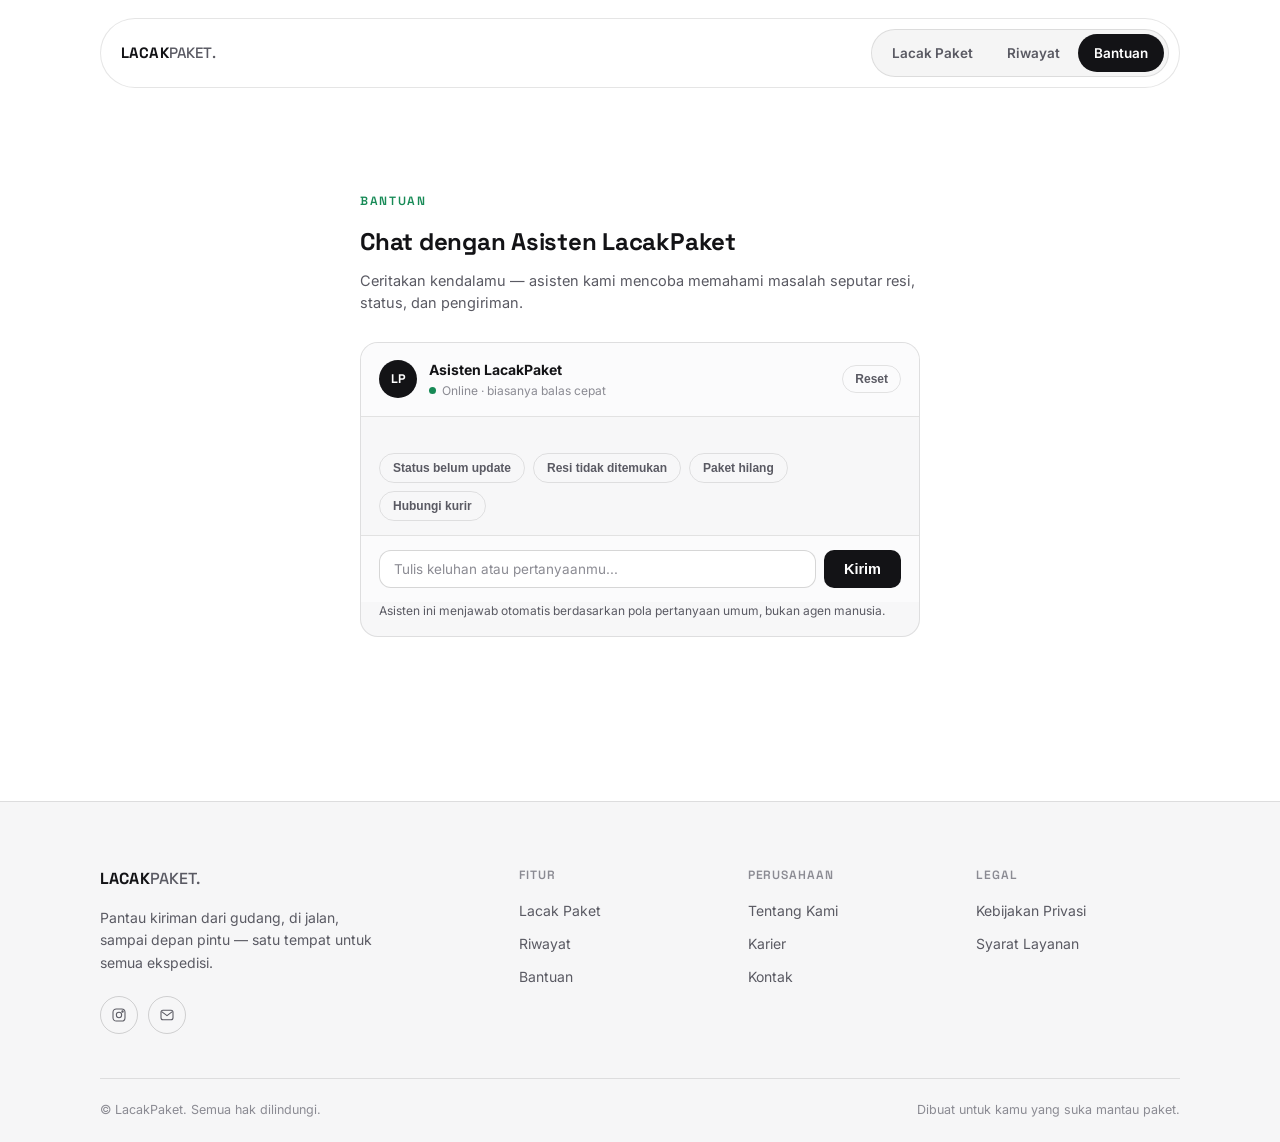
<file: bantuan.html>
<!DOCTYPE html>
<html lang="id">
<head>
<meta charset="UTF-8">
<meta name="viewport" content="width=device-width, initial-scale=1.0">
<title>Bantuan — LacakPaket</title>
<link rel="preconnect" href="https://fonts.googleapis.com">
<link rel="preconnect" href="https://fonts.gstatic.com" crossorigin>
<link href="https://fonts.googleapis.com/css2?family=Space+Grotesk:wght@500;600;700&family=Inter:wght@400;500;600;700;800&display=swap" rel="stylesheet">
<link rel="stylesheet" href="style.css?v=20260830">
</head>
<body>

<header class="topbar">
  <div class="topbar-inner">
    <a href="index.html" class="brand">LACAK<span>PAKET.</span></a>

    <nav class="navlinks" id="navlinks">
      <a href="index.html" class="navlink" data-nav="lacak">Lacak Paket</a>
      <a href="riwayat.html" class="navlink" data-nav="riwayat">Riwayat</a>
      <a href="bantuan.html" class="navlink is-active" data-nav="bantuan">Bantuan</a>
    </nav>

    <button type="button" class="nav-toggle" id="navToggle" aria-label="Buka menu" aria-expanded="false">
      <span></span><span></span><span></span>
    </button>
  </div>
</header>

<main class="page" id="top">

  <section class="panel" id="bantuan">
    <div class="panel-inner">
      <p class="eyebrow">Bantuan</p>
      <h2>Chat dengan Asisten LacakPaket</h2>
      <p class="panel-sub">Ceritakan kendalamu — asisten kami mencoba memahami masalah seputar resi, status, dan pengiriman.</p>

      <div class="chatbox" id="chatbox">
        <div class="chat-header">
          <div class="chat-header-left">
            <span class="chat-avatar">LP</span>
            <div>
              <p class="chat-name">Asisten LacakPaket</p>
              <p class="chat-status"><span class="dot-online"></span>Online &middot; biasanya balas cepat</p>
            </div>
          </div>
          <button type="button" class="chat-reset" id="chatReset" title="Mulai obrolan baru">Reset</button>
        </div>

        <div class="chat-body" id="chatMessages" aria-live="polite"></div>

        <div class="chat-quick" id="chatQuick">
          <button type="button" class="chat-chip" data-q="Status paket saya belum update">Status belum update</button>
          <button type="button" class="chat-chip" data-q="Nomor resi saya tidak ditemukan">Resi tidak ditemukan</button>
          <button type="button" class="chat-chip" data-q="Paket saya hilang">Paket hilang</button>
          <button type="button" class="chat-chip" data-q="Bagaimana cara menghubungi kurir?">Hubungi kurir</button>
        </div>

        <form class="chat-form" id="chatForm">
          <input type="text" id="chatInput" placeholder="Tulis keluhan atau pertanyaanmu..." autocomplete="off">
          <button type="submit" class="btn">Kirim</button>
        </form>
        <p class="muted small chat-disclaimer">Asisten ini menjawab otomatis berdasarkan pola pertanyaan umum, bukan agen manusia.</p>
      </div>
    </div>
  </section>

</main>

<footer class="site-footer">
  <div class="footer-inner">

    <div class="footer-top">
      <div class="footer-brand">
        <a href="index.html" class="brand">LACAK<span>PAKET.</span></a>
        <p class="footer-tagline">Pantau kiriman dari gudang, di jalan, sampai depan pintu — satu tempat untuk semua ekspedisi.</p>
        <div class="footer-social">
          <a href="perusahaan.html#kontak" aria-label="Instagram">
            <svg viewBox="0 0 24 24" fill="none" stroke="currentColor" stroke-width="1.6"><rect x="3" y="3" width="18" height="18" rx="5"/><circle cx="12" cy="12" r="4"/><circle cx="17.3" cy="6.7" r="1"/></svg>
          </a>
          <a href="perusahaan.html#kontak" aria-label="Email">
            <svg viewBox="0 0 24 24" fill="none" stroke="currentColor" stroke-width="1.6"><rect x="3" y="5" width="18" height="14" rx="3"/><path d="M4 7l8 6 8-6"/></svg>
          </a>
        </div>
      </div>

      <div class="footer-cols">
        <div class="footer-col">
          <h4>Fitur</h4>
          <a href="index.html">Lacak Paket</a>
          <a href="riwayat.html">Riwayat</a>
          <a href="bantuan.html">Bantuan</a>
        </div>
        <div class="footer-col">
          <h4>Perusahaan</h4>
          <a href="perusahaan.html#tentang">Tentang Kami</a>
          <a href="perusahaan.html#karier">Karier</a>
          <a href="perusahaan.html#kontak">Kontak</a>
        </div>
        <div class="footer-col">
          <h4>Legal</h4>
          <a href="privasi.html">Kebijakan Privasi</a>
          <a href="syarat.html">Syarat Layanan</a>
        </div>
      </div>
    </div>

    <div class="footer-bottom">
      <p>© <span id="year"></span> LacakPaket. Semua hak dilindungi.</p>
      <p class="footer-made">Dibuat untuk kamu yang suka mantau paket.</p>
    </div>

  </div>
</footer>


<script src="data.js"></script>
<script src="script.js?v=20260830"></script>
</body>
</html>
</file>
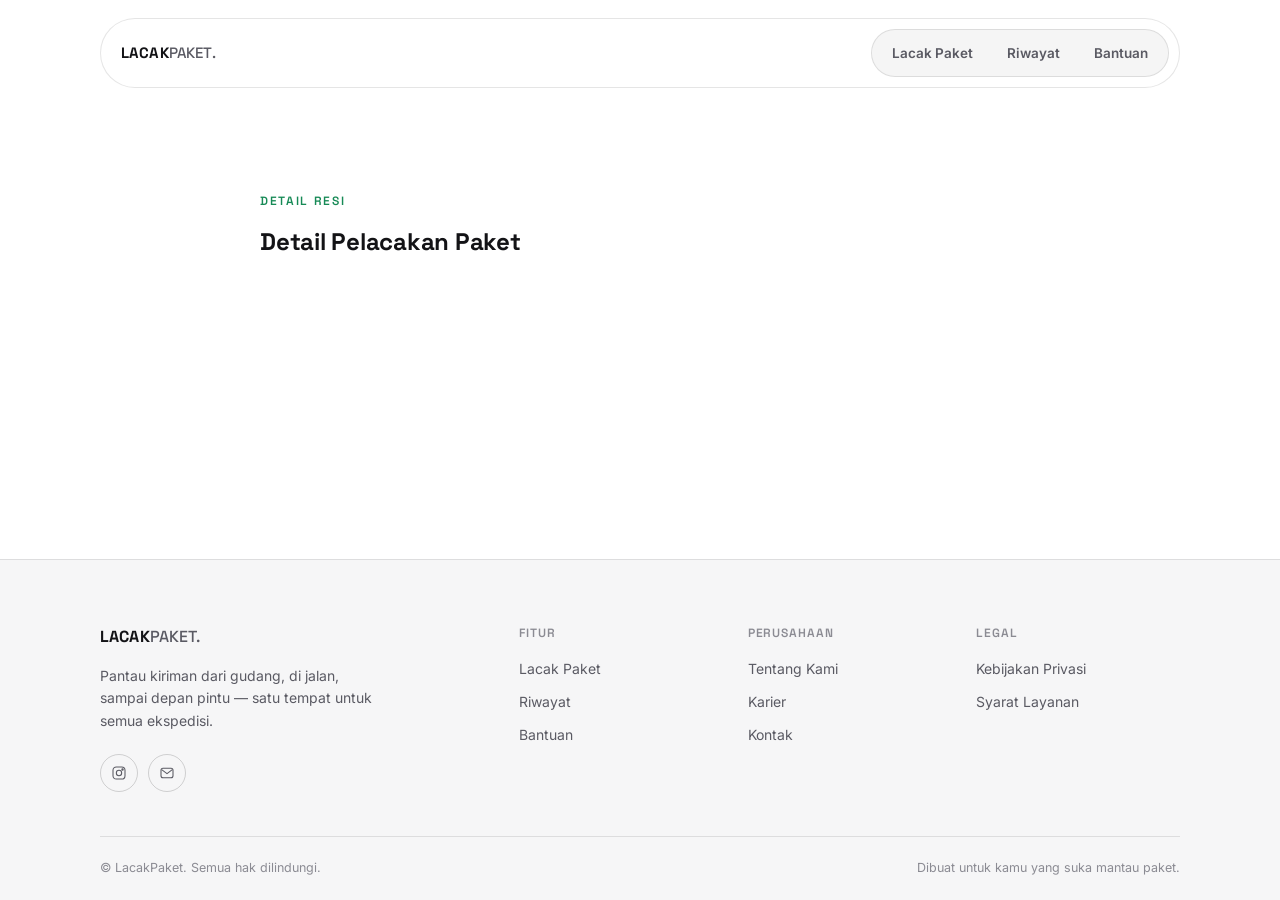
<file: detail.html>
<!DOCTYPE html>
<html lang="id">
<head>
<meta charset="UTF-8">
<meta name="viewport" content="width=device-width, initial-scale=1.0">
<title>Detail Resi — LacakPaket</title>
<link rel="preconnect" href="https://fonts.googleapis.com">
<link rel="preconnect" href="https://fonts.gstatic.com" crossorigin>
<link href="https://fonts.googleapis.com/css2?family=Space+Grotesk:wght@500;600;700&family=Inter:wght@400;500;600;700;800&display=swap" rel="stylesheet">
<link rel="stylesheet" href="style.css?v=20260830">
</head>
<body>

<header class="topbar">
  <div class="topbar-inner">
    <a href="index.html" class="brand">LACAK<span>PAKET.</span></a>

    <nav class="navlinks" id="navlinks">
      <a href="index.html" class="navlink" data-nav="lacak">Lacak Paket</a>
      <a href="riwayat.html" class="navlink" data-nav="riwayat">Riwayat</a>
      <a href="bantuan.html" class="navlink" data-nav="bantuan">Bantuan</a>
    </nav>

    <button type="button" class="nav-toggle" id="navToggle" aria-label="Buka menu" aria-expanded="false">
      <span></span><span></span><span></span>
    </button>
  </div>
</header>

<main class="page" id="top">

  <section class="panel" id="detail">
    <div class="panel-inner detail-wide">
      <p class="eyebrow">Detail Resi</p>
      <h2>Detail Pelacakan Paket</h2>
      <div id="detailContent"></div>
    </div>
  </section>

</main>

<footer class="site-footer">
  <div class="footer-inner">

    <div class="footer-top">
      <div class="footer-brand">
        <a href="index.html" class="brand">LACAK<span>PAKET.</span></a>
        <p class="footer-tagline">Pantau kiriman dari gudang, di jalan, sampai depan pintu — satu tempat untuk semua ekspedisi.</p>
        <div class="footer-social">
          <a href="perusahaan.html#kontak" aria-label="Instagram">
            <svg viewBox="0 0 24 24" fill="none" stroke="currentColor" stroke-width="1.6"><rect x="3" y="3" width="18" height="18" rx="5"/><circle cx="12" cy="12" r="4"/><circle cx="17.3" cy="6.7" r="1"/></svg>
          </a>
          <a href="perusahaan.html#kontak" aria-label="Email">
            <svg viewBox="0 0 24 24" fill="none" stroke="currentColor" stroke-width="1.6"><rect x="3" y="5" width="18" height="14" rx="3"/><path d="M4 7l8 6 8-6"/></svg>
          </a>
        </div>
      </div>

      <div class="footer-cols">
        <div class="footer-col">
          <h4>Fitur</h4>
          <a href="index.html">Lacak Paket</a>
          <a href="riwayat.html">Riwayat</a>
          <a href="bantuan.html">Bantuan</a>
        </div>
        <div class="footer-col">
          <h4>Perusahaan</h4>
          <a href="perusahaan.html#tentang">Tentang Kami</a>
          <a href="perusahaan.html#karier">Karier</a>
          <a href="perusahaan.html#kontak">Kontak</a>
        </div>
        <div class="footer-col">
          <h4>Legal</h4>
          <a href="privasi.html">Kebijakan Privasi</a>
          <a href="syarat.html">Syarat Layanan</a>
        </div>
      </div>
    </div>

    <div class="footer-bottom">
      <p>© <span id="year"></span> LacakPaket. Semua hak dilindungi.</p>
      <p class="footer-made">Dibuat untuk kamu yang suka mantau paket.</p>
    </div>

  </div>
</footer>


<script src="data.js"></script>
<script src="script.js?v=20260830"></script>
</body>
</html>
</file>
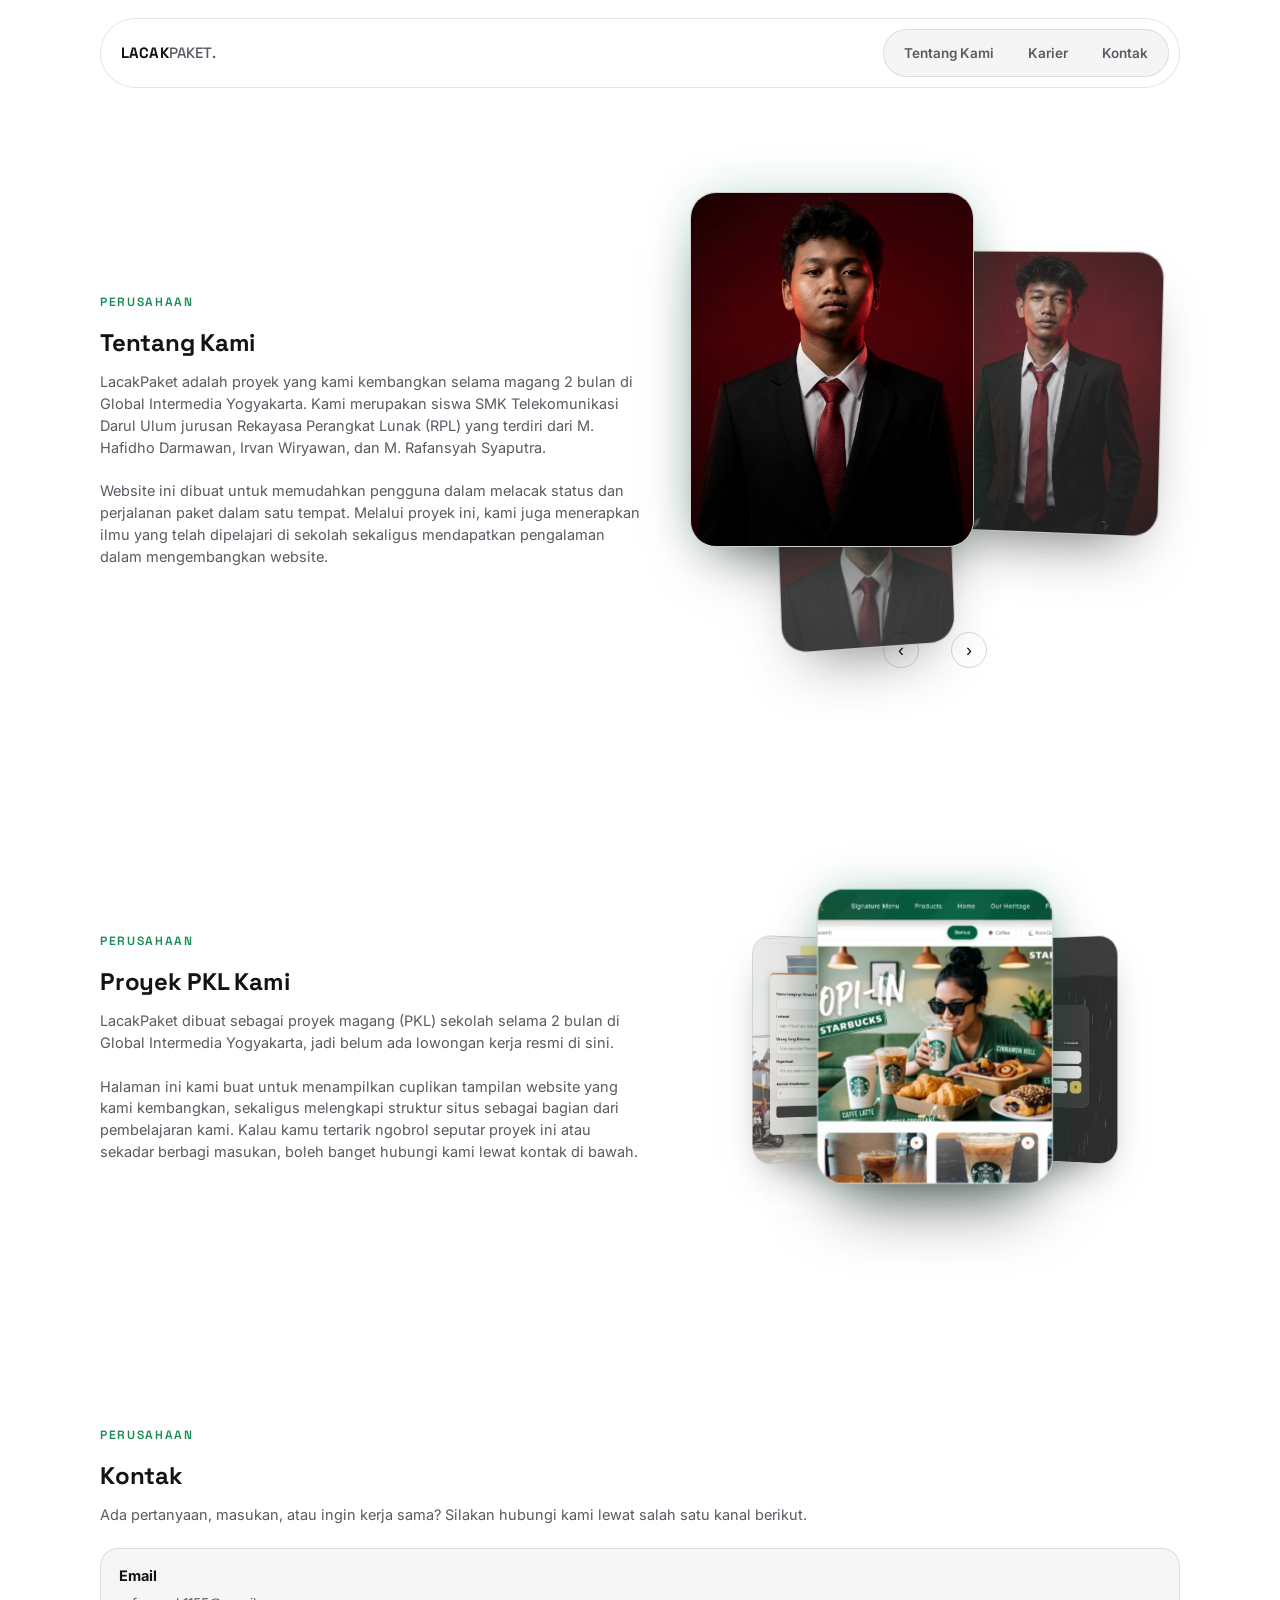
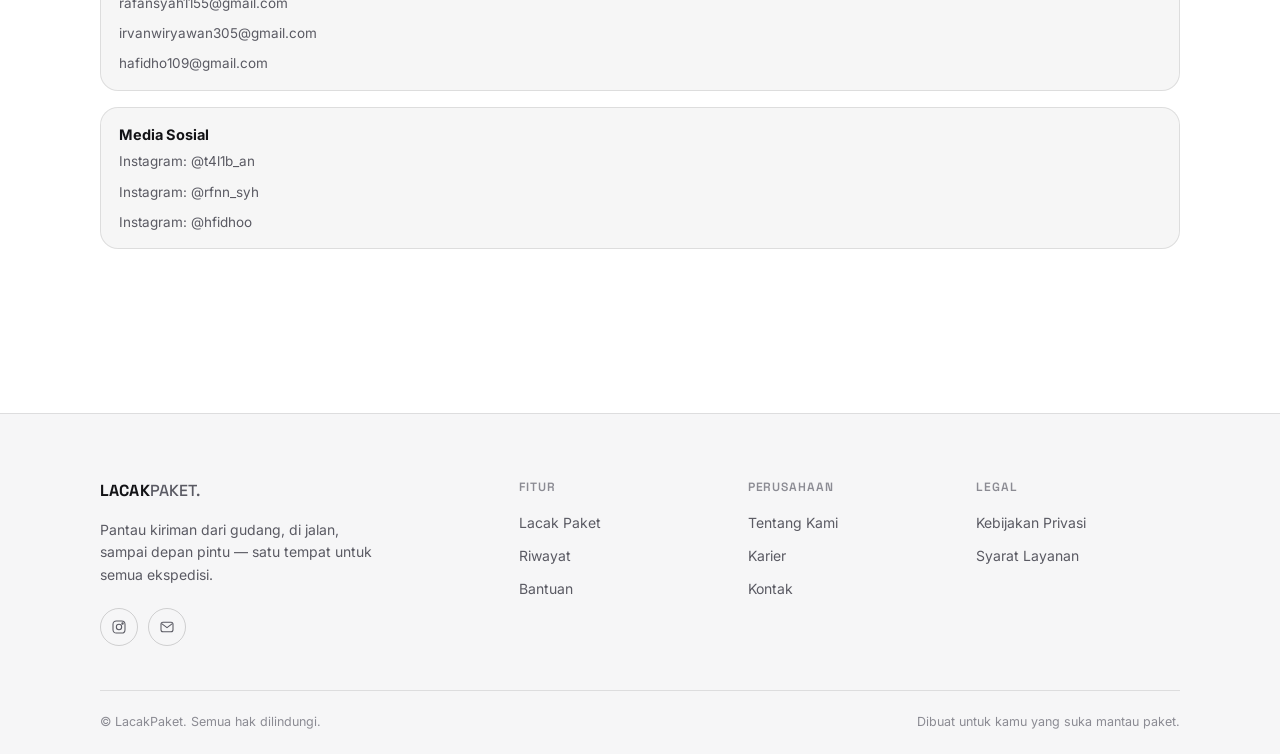
<file: perusahaan.html>
<!doctype html>
<html lang="id">
  <head>
    <meta charset="UTF-8" />
    <meta name="viewport" content="width=device-width, initial-scale=1.0" />
    <title>Perusahaan — LacakPaket</title>
    <link rel="preconnect" href="https://fonts.googleapis.com" />
    <link rel="preconnect" href="https://fonts.gstatic.com" crossorigin />
    <link
      href="https://fonts.googleapis.com/css2?family=Space+Grotesk:wght@500;600;700&family=Inter:wght@400;500;600;700;800&display=swap"
      rel="stylesheet"
    />
    <link rel="stylesheet" href="style.css?v=20260830" />
  </head>
  <body>
    <header class="topbar">
      <div class="topbar-inner">
        <a href="index.html" class="brand">LACAK<span>PAKET.</span></a>

        <nav class="navlinks" id="navlinks">
          <a href="#tentang" class="navlink" data-nav="tentang">Tentang Kami</a>
          <a href="#karier" class="navlink" data-nav="karier">Karier</a>
          <a href="#kontak" class="navlink" data-nav="kontak">Kontak</a>
        </nav>

        <button
          type="button"
          class="nav-toggle"
          id="navToggle"
          aria-label="Buka menu"
          aria-expanded="false"
        >
          <span></span><span></span><span></span>
        </button>
      </div>
    </header>

    <main class="page" id="top">
      <section class="panel" id="tentang">
        <div class="panel-inner about-wide">
          <div class="about-grid">
            <div class="about-copy">
              <p class="eyebrow">Perusahaan</p>
              <h2>Tentang Kami</h2>
              <p class="panel-sub">
                LacakPaket adalah proyek yang kami kembangkan selama magang 2
                bulan di Global Intermedia Yogyakarta. Kami merupakan siswa SMK
                Telekomunikasi Darul Ulum jurusan Rekayasa Perangkat Lunak (RPL)
                yang terdiri dari M. Hafidho Darmawan, Irvan Wiryawan, dan M.
                Rafansyah Syaputra.
              </p>
              <p class="panel-sub">
                Website ini dibuat untuk memudahkan pengguna dalam melacak
                status dan perjalanan paket dalam satu tempat. Melalui proyek
                ini, kami juga menerapkan ilmu yang telah dipelajari di sekolah
                sekaligus mendapatkan pengalaman dalam mengembangkan website.
              </p>
            </div>

            <div class="about-visual">
              <div class="photo-trio" id="photoTrio">
                <figure
                  class="photo slot-big"
                  tabindex="0"
                  role="button"
                  aria-label="Tampilkan foto 1"
                >
                  <img src="img/profil/1.jpeg" alt="Foto anggota tim 1" />
                </figure>
                <figure
                  class="photo slot-medium"
                  tabindex="0"
                  role="button"
                  aria-label="Tampilkan foto 2"
                >
                  <img src="img/profil/2.jpeg" alt="Foto anggota tim 2" />
                </figure>
                <figure
                  class="photo slot-small"
                  tabindex="0"
                  role="button"
                  aria-label="Tampilkan foto 3"
                >
                  <img src="img/profil/3.jpeg" alt="Foto anggota tim 3" />
                </figure>
              </div>
              <div class="photo-trio-nav">
                <button
                  type="button"
                  class="photo-nav-btn"
                  id="photoTrioPrev"
                  aria-label="Foto sebelumnya"
                >
                  &lsaquo;
                </button>
                <div class="card3d-dots" id="photoTrioDots"></div>
                <button
                  type="button"
                  class="photo-nav-btn"
                  id="photoTrioNext"
                  aria-label="Foto berikutnya"
                >
                  &rsaquo;
                </button>
              </div>
            </div>
          </div>
        </div>
      </section>

      <section class="panel" id="karier">
        <div class="panel-inner about-wide">
          <div class="karier-grid">
            <div class="karier-copy">
              <p class="eyebrow">Perusahaan</p>
              <h2>Proyek PKL Kami</h2>
              <p class="panel-sub">
                LacakPaket dibuat sebagai proyek magang (PKL) sekolah selama 2
                bulan di Global Intermedia Yogyakarta, jadi belum ada lowongan
                kerja resmi di sini.
              </p>
              <p class="panel-sub">
                Halaman ini kami buat untuk menampilkan cuplikan tampilan
                website yang kami kembangkan, sekaligus melengkapi struktur
                situs sebagai bagian dari pembelajaran kami. Kalau kamu tertarik
                ngobrol seputar proyek ini atau sekadar berbagi masukan, boleh
                banget hubungi kami lewat kontak di bawah.
              </p>
            </div>

            <div class="karier-visual">
              <div class="card3d-stage" id="karierStage">
                <!-- Ganti src ketiga gambar di bawah dengan screenshot website kamu sendiri -->
                <figure
                  class="card3d-item"
                  data-pos="left"
                  tabindex="0"
                  role="button"
                  aria-label="Tampilkan screenshot 1"
                >
                  <img
                    src="img/projek/1.jpeg"
                    alt="Screenshot 1 website LacakPaket"
                  />
                </figure>
                <figure
                  class="card3d-item"
                  data-pos="front"
                  tabindex="0"
                  role="button"
                  aria-label="Tampilkan screenshot 2"
                >
                  <img
                    src="img/projek/2.png"
                    alt="Screenshot 2 website LacakPaket"
                  />
                </figure>
                <figure
                  class="card3d-item"
                  data-pos="right"
                  tabindex="0"
                  role="button"
                  aria-label="Tampilkan screenshot 3"
                >
                  <img
                    src="img/projek/3.jpeg"
                    alt="Screenshot 3 website LacakPaket"
                  />
                </figure>
              </div>
              <div class="card3d-dots" id="karierDots"></div>
            </div>
          </div>
        </div>
      </section>

      <section class="panel" id="kontak">
        <div class="panel-inner kontak-wide">
          <p class="eyebrow">Perusahaan</p>
          <h2>Kontak</h2>
          <p class="panel-sub">
            Ada pertanyaan, masukan, atau ingin kerja sama? Silakan hubungi kami
            lewat salah satu kanal berikut.
          </p>
          <div class="faq" style="margin-top: 6px">
            <div class="faq-item">
              <p class="faq-q">Email</p>
              <ul class="contact-list">
                <li>
                  <a href="mailto:rafansyah1155@gmail.com" class="contact-link"
                    >rafansyah1155@gmail.com</a
                  >
                </li>
                <li>
                  <a
                    href="mailto:irvanwiryawan305@gmail.com"
                    class="contact-link"
                    >irvanwiryawan305@gmail.com</a
                  >
                </li>
                <li>
                  <a href="mailto:hafidho109@gmail.com" class="contact-link"
                    >hafidho109@gmail.com</a
                  >
                </li>
              </ul>
            </div>
            <div class="faq-item">
              <p class="faq-q">Media Sosial</p>
              <ul class="contact-list">
                <li>
                  <a
                    href="https://instagram.com/t4l1b_an"
                    target="_blank"
                    rel="noopener noreferrer"
                    class="contact-link"
                    >Instagram: @t4l1b_an</a
                  >
                </li>
                <li>
                  <a
                    href="https://instagram.com/rfnn_syh"
                    target="_blank"
                    rel="noopener noreferrer"
                    class="contact-link"
                    >Instagram: @rfnn_syh</a
                  >
                </li>
                <li>
                  <a
                    href="https://instagram.com/hfidhoo"
                    target="_blank"
                    rel="noopener noreferrer"
                    class="contact-link"
                    >Instagram: @hfidhoo</a
                  >
                </li>
              </ul>
            </div>
          </div>
        </div>
      </section>
    </main>

    <footer class="site-footer">
      <div class="footer-inner">
        <div class="footer-top">
          <div class="footer-brand">
            <a href="index.html" class="brand">LACAK<span>PAKET.</span></a>
            <p class="footer-tagline">
              Pantau kiriman dari gudang, di jalan, sampai depan pintu — satu
              tempat untuk semua ekspedisi.
            </p>
            <div class="footer-social">
              <a href="perusahaan.html#kontak" aria-label="Instagram">
                <svg
                  viewBox="0 0 24 24"
                  fill="none"
                  stroke="currentColor"
                  stroke-width="1.6"
                >
                  <rect x="3" y="3" width="18" height="18" rx="5" />
                  <circle cx="12" cy="12" r="4" />
                  <circle cx="17.3" cy="6.7" r="1" />
                </svg>
              </a>
              <a href="perusahaan.html#kontak" aria-label="Email">
                <svg
                  viewBox="0 0 24 24"
                  fill="none"
                  stroke="currentColor"
                  stroke-width="1.6"
                >
                  <rect x="3" y="5" width="18" height="14" rx="3" />
                  <path d="M4 7l8 6 8-6" />
                </svg>
              </a>
            </div>
          </div>

          <div class="footer-cols">
            <div class="footer-col">
              <h4>Fitur</h4>
              <a href="index.html">Lacak Paket</a>
              <a href="riwayat.html">Riwayat</a>
              <a href="bantuan.html">Bantuan</a>
            </div>
            <div class="footer-col">
              <h4>Perusahaan</h4>
              <a href="perusahaan.html#tentang">Tentang Kami</a>
              <a href="perusahaan.html#karier">Karier</a>
              <a href="perusahaan.html#kontak">Kontak</a>
            </div>
            <div class="footer-col">
              <h4>Legal</h4>
              <a href="privasi.html">Kebijakan Privasi</a>
              <a href="syarat.html">Syarat Layanan</a>
            </div>
          </div>
        </div>

        <div class="footer-bottom">
          <p>© <span id="year"></span> LacakPaket. Semua hak dilindungi.</p>
          <p class="footer-made">Dibuat untuk kamu yang suka mantau paket.</p>
        </div>
      </div>
    </footer>

    <script src="data.js"></script>
    <script src="script.js?v=20260830"></script>
  </body>
</html>
</file>
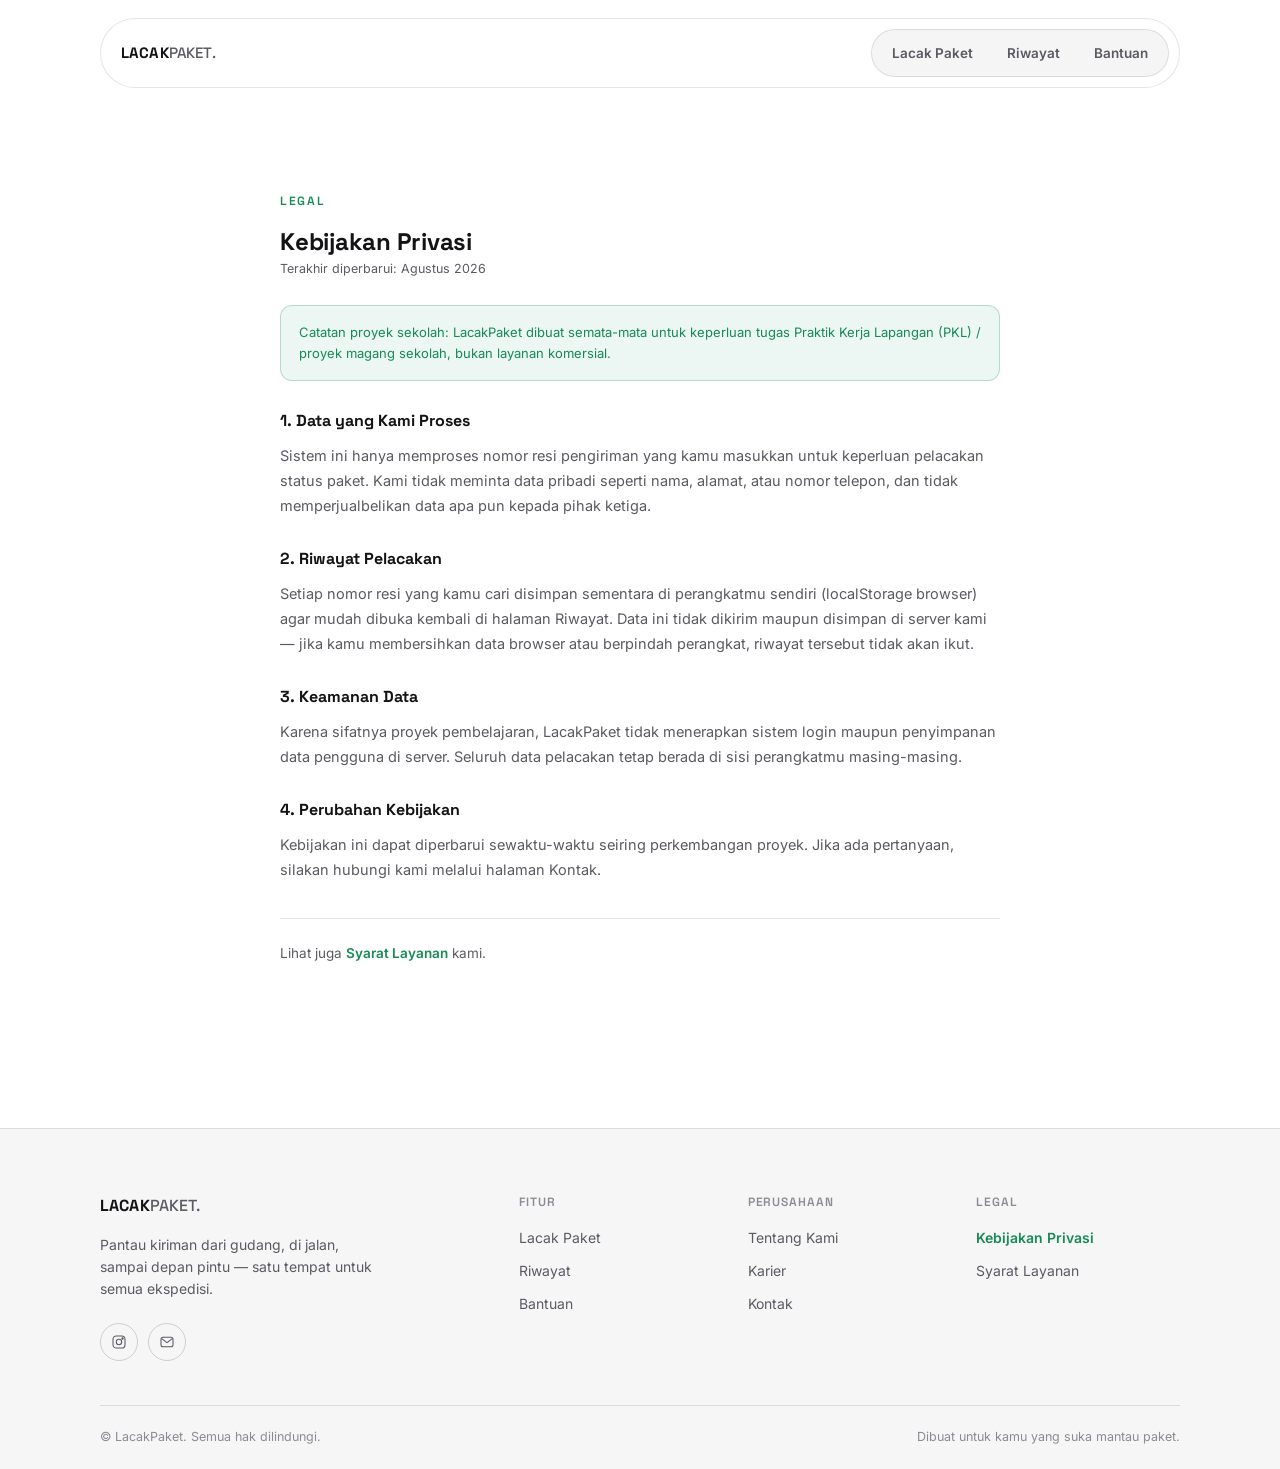
<file: privasi.html>
<!DOCTYPE html>
<html lang="id">
<head>
<meta charset="UTF-8">
<meta name="viewport" content="width=device-width, initial-scale=1.0">
<title>Kebijakan Privasi — LacakPaket</title>
<link rel="preconnect" href="https://fonts.googleapis.com">
<link rel="preconnect" href="https://fonts.gstatic.com" crossorigin>
<link href="https://fonts.googleapis.com/css2?family=Space+Grotesk:wght@500;600;700&family=Inter:wght@400;500;600;700;800&display=swap" rel="stylesheet">
<link rel="stylesheet" href="style.css?v=20260830">
</head>
<body>

<header class="topbar">
  <div class="topbar-inner">
    <a href="index.html" class="brand">LACAK<span>PAKET.</span></a>

    <nav class="navlinks" id="navlinks">
      <a href="index.html" class="navlink" data-nav="lacak">Lacak Paket</a>
      <a href="riwayat.html" class="navlink" data-nav="riwayat">Riwayat</a>
      <a href="bantuan.html" class="navlink" data-nav="bantuan">Bantuan</a>
    </nav>

    <button type="button" class="nav-toggle" id="navToggle" aria-label="Buka menu" aria-expanded="false">
      <span></span><span></span><span></span>
    </button>
  </div>
</header>

<main class="page" id="top">

  <section class="panel" id="privasi">
    <div class="panel-inner legal-wide">
      <p class="eyebrow">Legal</p>
      <h2>Kebijakan Privasi</h2>
      <p class="legal-updated">Terakhir diperbarui: Agustus 2026</p>

      <p class="legal-note">Catatan proyek sekolah: LacakPaket dibuat semata-mata untuk keperluan tugas Praktik Kerja Lapangan (PKL) / proyek magang sekolah, bukan layanan komersial.</p>

      <div class="legal-body">
        <h4>1. Data yang Kami Proses</h4>
        <p>Sistem ini hanya memproses nomor resi pengiriman yang kamu masukkan untuk keperluan pelacakan status paket. Kami tidak meminta data pribadi seperti nama, alamat, atau nomor telepon, dan tidak memperjualbelikan data apa pun kepada pihak ketiga.</p>

        <h4>2. Riwayat Pelacakan</h4>
        <p>Setiap nomor resi yang kamu cari disimpan sementara di perangkatmu sendiri (localStorage browser) agar mudah dibuka kembali di halaman Riwayat. Data ini tidak dikirim maupun disimpan di server kami — jika kamu membersihkan data browser atau berpindah perangkat, riwayat tersebut tidak akan ikut.</p>

        <h4>3. Keamanan Data</h4>
        <p>Karena sifatnya proyek pembelajaran, LacakPaket tidak menerapkan sistem login maupun penyimpanan data pengguna di server. Seluruh data pelacakan tetap berada di sisi perangkatmu masing-masing.</p>

        <h4>4. Perubahan Kebijakan</h4>
        <p>Kebijakan ini dapat diperbarui sewaktu-waktu seiring perkembangan proyek. Jika ada pertanyaan, silakan hubungi kami melalui halaman Kontak.</p>
      </div>

      <p class="legal-crosslink">Lihat juga <a href="syarat.html">Syarat Layanan</a> kami.</p>
    </div>
  </section>

</main>

<footer class="site-footer">
  <div class="footer-inner">

    <div class="footer-top">
      <div class="footer-brand">
        <a href="index.html" class="brand">LACAK<span>PAKET.</span></a>
        <p class="footer-tagline">Pantau kiriman dari gudang, di jalan, sampai depan pintu — satu tempat untuk semua ekspedisi.</p>
        <div class="footer-social">
          <a href="perusahaan.html#kontak" aria-label="Instagram">
            <svg viewBox="0 0 24 24" fill="none" stroke="currentColor" stroke-width="1.6"><rect x="3" y="3" width="18" height="18" rx="5"/><circle cx="12" cy="12" r="4"/><circle cx="17.3" cy="6.7" r="1"/></svg>
          </a>
          <a href="perusahaan.html#kontak" aria-label="Email">
            <svg viewBox="0 0 24 24" fill="none" stroke="currentColor" stroke-width="1.6"><rect x="3" y="5" width="18" height="14" rx="3"/><path d="M4 7l8 6 8-6"/></svg>
          </a>
        </div>
      </div>

      <div class="footer-cols">
        <div class="footer-col">
          <h4>Fitur</h4>
          <a href="index.html">Lacak Paket</a>
          <a href="riwayat.html">Riwayat</a>
          <a href="bantuan.html">Bantuan</a>
        </div>
        <div class="footer-col">
          <h4>Perusahaan</h4>
          <a href="perusahaan.html#tentang">Tentang Kami</a>
          <a href="perusahaan.html#karier">Karier</a>
          <a href="perusahaan.html#kontak">Kontak</a>
        </div>
        <div class="footer-col">
          <h4>Legal</h4>
          <a href="privasi.html" class="is-active">Kebijakan Privasi</a>
          <a href="syarat.html">Syarat Layanan</a>
        </div>
      </div>
    </div>

    <div class="footer-bottom">
      <p>© <span id="year"></span> LacakPaket. Semua hak dilindungi.</p>
      <p class="footer-made">Dibuat untuk kamu yang suka mantau paket.</p>
    </div>

  </div>
</footer>

<script src="data.js"></script>
<script src="script.js?v=20260830"></script>
</body>
</html>
</file>
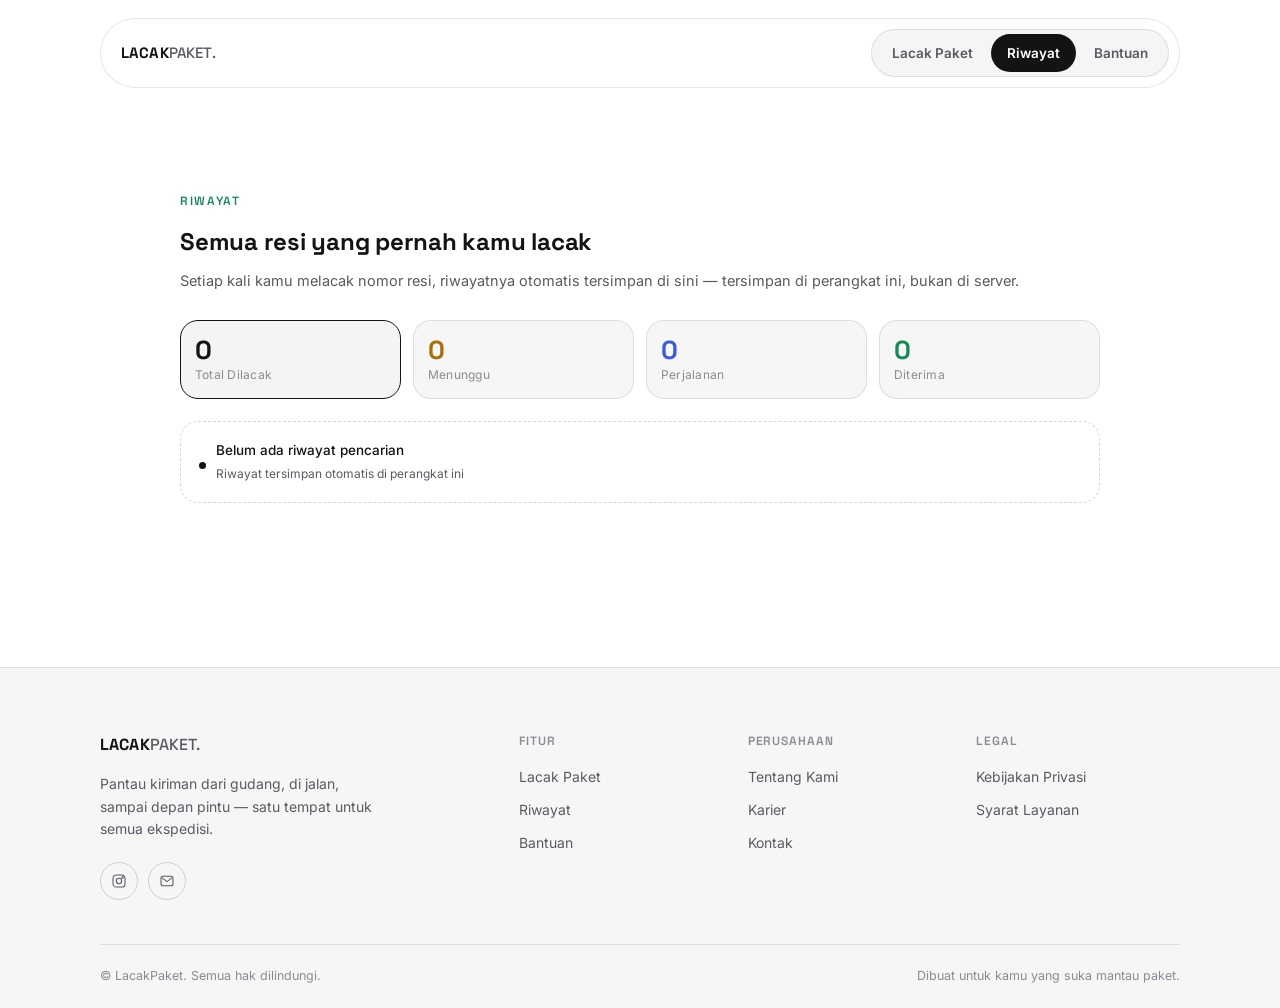
<file: riwayat.html>
<!DOCTYPE html>
<html lang="id">
<head>
<meta charset="UTF-8">
<meta name="viewport" content="width=device-width, initial-scale=1.0">
<title>Riwayat — LacakPaket</title>
<link rel="preconnect" href="https://fonts.googleapis.com">
<link rel="preconnect" href="https://fonts.gstatic.com" crossorigin>
<link href="https://fonts.googleapis.com/css2?family=Space+Grotesk:wght@500;600;700&family=Inter:wght@400;500;600;700;800&display=swap" rel="stylesheet">
<link rel="stylesheet" href="style.css?v=20260830">
</head>
<body>

<header class="topbar">
  <div class="topbar-inner">
    <a href="index.html" class="brand">LACAK<span>PAKET.</span></a>

    <nav class="navlinks" id="navlinks">
      <a href="index.html" class="navlink" data-nav="lacak">Lacak Paket</a>
      <a href="riwayat.html" class="navlink is-active" data-nav="riwayat">Riwayat</a>
      <a href="bantuan.html" class="navlink" data-nav="bantuan">Bantuan</a>
    </nav>

    <button type="button" class="nav-toggle" id="navToggle" aria-label="Buka menu" aria-expanded="false">
      <span></span><span></span><span></span>
    </button>
  </div>
</header>

<main class="page" id="top">

  <section class="panel" id="riwayat">
    <div class="panel-inner riwayat-wide">
      <p class="eyebrow">Riwayat</p>
      <h2>Semua resi yang pernah kamu lacak</h2>
      <p class="panel-sub">Setiap kali kamu melacak nomor resi, riwayatnya otomatis tersimpan di sini — tersimpan di perangkat ini, bukan di server.</p>

      <div class="stats-grid" id="statsGrid">
        <button type="button" class="stat-card is-active" data-filter="semua">
          <span class="stat-num" id="statTotal">0</span>
          <span class="stat-label">Total Dilacak</span>
        </button>
        <button type="button" class="stat-card stat-menunggu" data-filter="menunggu">
          <span class="stat-num" id="statMenunggu">0</span>
          <span class="stat-label">Menunggu</span>
        </button>
        <button type="button" class="stat-card stat-perjalanan" data-filter="perjalanan">
          <span class="stat-num" id="statPerjalanan">0</span>
          <span class="stat-label">Perjalanan</span>
        </button>
        <button type="button" class="stat-card stat-diantar" data-filter="diantar">
          <span class="stat-num" id="statDiantar">0</span>
          <span class="stat-label">Diterima</span>
        </button>
      </div>

      <ul class="history history-empty" id="historyList">
        <li><span class="dot"></span><div><p>Belum ada riwayat pencarian</p><span class="muted small">Riwayat tersimpan otomatis di perangkat ini</span></div></li>
      </ul>

      <div class="history-empty-state" id="historyNoMatch" style="display:none;">
        <div class="empty-icon">📦</div>
        <p class="title">Belum ada resi dengan status ini</p>
        <p class="muted small">Coba pilih kategori lain di atas.</p>
      </div>
    </div>
  </section>

</main>

<footer class="site-footer">
  <div class="footer-inner">

    <div class="footer-top">
      <div class="footer-brand">
        <a href="index.html" class="brand">LACAK<span>PAKET.</span></a>
        <p class="footer-tagline">Pantau kiriman dari gudang, di jalan, sampai depan pintu — satu tempat untuk semua ekspedisi.</p>
        <div class="footer-social">
          <a href="perusahaan.html#kontak" aria-label="Instagram">
            <svg viewBox="0 0 24 24" fill="none" stroke="currentColor" stroke-width="1.6"><rect x="3" y="3" width="18" height="18" rx="5"/><circle cx="12" cy="12" r="4"/><circle cx="17.3" cy="6.7" r="1"/></svg>
          </a>
          <a href="perusahaan.html#kontak" aria-label="Email">
            <svg viewBox="0 0 24 24" fill="none" stroke="currentColor" stroke-width="1.6"><rect x="3" y="5" width="18" height="14" rx="3"/><path d="M4 7l8 6 8-6"/></svg>
          </a>
        </div>
      </div>

      <div class="footer-cols">
        <div class="footer-col">
          <h4>Fitur</h4>
          <a href="index.html">Lacak Paket</a>
          <a href="riwayat.html">Riwayat</a>
          <a href="bantuan.html">Bantuan</a>
        </div>
        <div class="footer-col">
          <h4>Perusahaan</h4>
          <a href="perusahaan.html#tentang">Tentang Kami</a>
          <a href="perusahaan.html#karier">Karier</a>
          <a href="perusahaan.html#kontak">Kontak</a>
        </div>
        <div class="footer-col">
          <h4>Legal</h4>
          <a href="privasi.html">Kebijakan Privasi</a>
          <a href="syarat.html">Syarat Layanan</a>
        </div>
      </div>
    </div>

    <div class="footer-bottom">
      <p>© <span id="year"></span> LacakPaket. Semua hak dilindungi.</p>
      <p class="footer-made">Dibuat untuk kamu yang suka mantau paket.</p>
    </div>

  </div>
</footer>


<script src="data.js"></script>
<script src="script.js?v=20260830"></script>
</body>
</html>
</file>
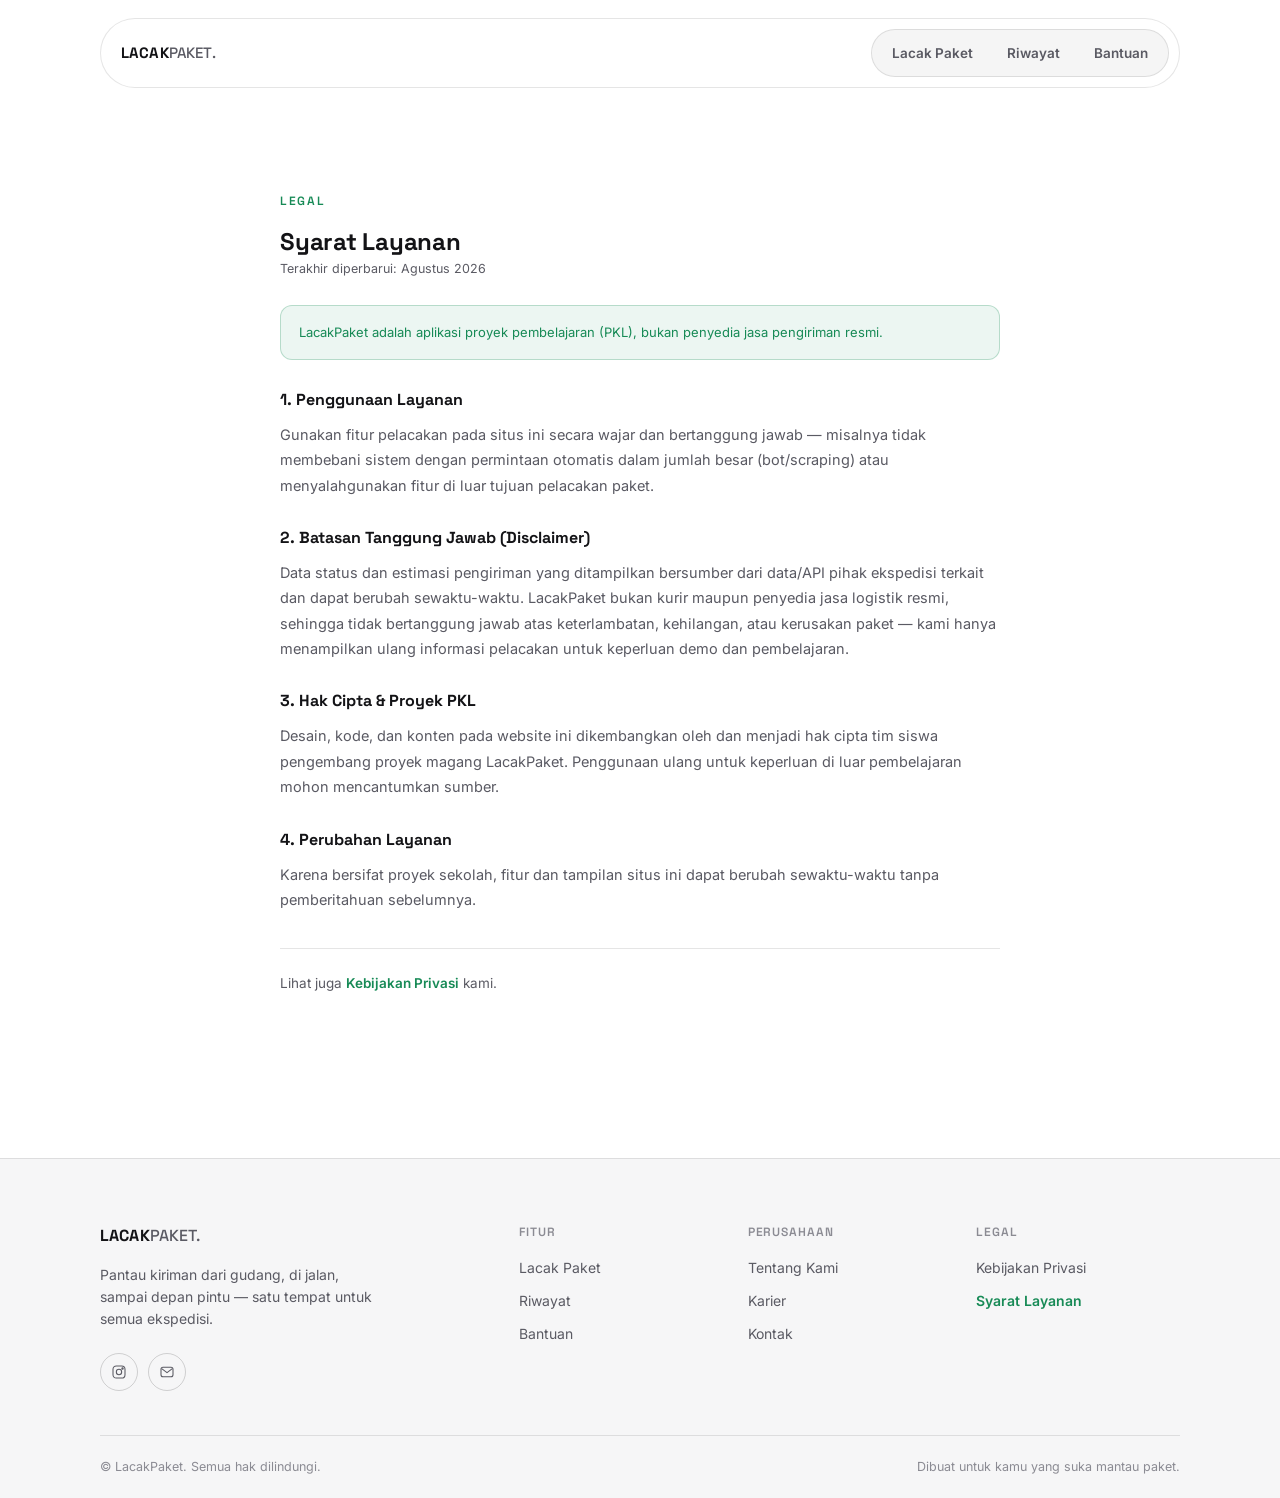
<file: syarat.html>
<!DOCTYPE html>
<html lang="id">
<head>
<meta charset="UTF-8">
<meta name="viewport" content="width=device-width, initial-scale=1.0">
<title>Syarat Layanan — LacakPaket</title>
<link rel="preconnect" href="https://fonts.googleapis.com">
<link rel="preconnect" href="https://fonts.gstatic.com" crossorigin>
<link href="https://fonts.googleapis.com/css2?family=Space+Grotesk:wght@500;600;700&family=Inter:wght@400;500;600;700;800&display=swap" rel="stylesheet">
<link rel="stylesheet" href="style.css?v=20260830">
</head>
<body>

<header class="topbar">
  <div class="topbar-inner">
    <a href="index.html" class="brand">LACAK<span>PAKET.</span></a>

    <nav class="navlinks" id="navlinks">
      <a href="index.html" class="navlink" data-nav="lacak">Lacak Paket</a>
      <a href="riwayat.html" class="navlink" data-nav="riwayat">Riwayat</a>
      <a href="bantuan.html" class="navlink" data-nav="bantuan">Bantuan</a>
    </nav>

    <button type="button" class="nav-toggle" id="navToggle" aria-label="Buka menu" aria-expanded="false">
      <span></span><span></span><span></span>
    </button>
  </div>
</header>

<main class="page" id="top">

  <section class="panel" id="syarat">
    <div class="panel-inner legal-wide">
      <p class="eyebrow">Legal</p>
      <h2>Syarat Layanan</h2>
      <p class="legal-updated">Terakhir diperbarui: Agustus 2026</p>

      <p class="legal-note">LacakPaket adalah aplikasi proyek pembelajaran (PKL), bukan penyedia jasa pengiriman resmi.</p>

      <div class="legal-body">
        <h4>1. Penggunaan Layanan</h4>
        <p>Gunakan fitur pelacakan pada situs ini secara wajar dan bertanggung jawab — misalnya tidak membebani sistem dengan permintaan otomatis dalam jumlah besar (bot/scraping) atau menyalahgunakan fitur di luar tujuan pelacakan paket.</p>

        <h4>2. Batasan Tanggung Jawab (Disclaimer)</h4>
        <p>Data status dan estimasi pengiriman yang ditampilkan bersumber dari data/API pihak ekspedisi terkait dan dapat berubah sewaktu-waktu. LacakPaket bukan kurir maupun penyedia jasa logistik resmi, sehingga tidak bertanggung jawab atas keterlambatan, kehilangan, atau kerusakan paket — kami hanya menampilkan ulang informasi pelacakan untuk keperluan demo dan pembelajaran.</p>

        <h4>3. Hak Cipta & Proyek PKL</h4>
        <p>Desain, kode, dan konten pada website ini dikembangkan oleh dan menjadi hak cipta tim siswa pengembang proyek magang LacakPaket. Penggunaan ulang untuk keperluan di luar pembelajaran mohon mencantumkan sumber.</p>

        <h4>4. Perubahan Layanan</h4>
        <p>Karena bersifat proyek sekolah, fitur dan tampilan situs ini dapat berubah sewaktu-waktu tanpa pemberitahuan sebelumnya.</p>
      </div>

      <p class="legal-crosslink">Lihat juga <a href="privasi.html">Kebijakan Privasi</a> kami.</p>
    </div>
  </section>

</main>

<footer class="site-footer">
  <div class="footer-inner">

    <div class="footer-top">
      <div class="footer-brand">
        <a href="index.html" class="brand">LACAK<span>PAKET.</span></a>
        <p class="footer-tagline">Pantau kiriman dari gudang, di jalan, sampai depan pintu — satu tempat untuk semua ekspedisi.</p>
        <div class="footer-social">
          <a href="perusahaan.html#kontak" aria-label="Instagram">
            <svg viewBox="0 0 24 24" fill="none" stroke="currentColor" stroke-width="1.6"><rect x="3" y="3" width="18" height="18" rx="5"/><circle cx="12" cy="12" r="4"/><circle cx="17.3" cy="6.7" r="1"/></svg>
          </a>
          <a href="perusahaan.html#kontak" aria-label="Email">
            <svg viewBox="0 0 24 24" fill="none" stroke="currentColor" stroke-width="1.6"><rect x="3" y="5" width="18" height="14" rx="3"/><path d="M4 7l8 6 8-6"/></svg>
          </a>
        </div>
      </div>

      <div class="footer-cols">
        <div class="footer-col">
          <h4>Fitur</h4>
          <a href="index.html">Lacak Paket</a>
          <a href="riwayat.html">Riwayat</a>
          <a href="bantuan.html">Bantuan</a>
        </div>
        <div class="footer-col">
          <h4>Perusahaan</h4>
          <a href="perusahaan.html#tentang">Tentang Kami</a>
          <a href="perusahaan.html#karier">Karier</a>
          <a href="perusahaan.html#kontak">Kontak</a>
        </div>
        <div class="footer-col">
          <h4>Legal</h4>
          <a href="privasi.html">Kebijakan Privasi</a>
          <a href="syarat.html" class="is-active">Syarat Layanan</a>
        </div>
      </div>
    </div>

    <div class="footer-bottom">
      <p>© <span id="year"></span> LacakPaket. Semua hak dilindungi.</p>
      <p class="footer-made">Dibuat untuk kamu yang suka mantau paket.</p>
    </div>

  </div>
</footer>

<script src="data.js"></script>
<script src="script.js?v=20260830"></script>
</body>
</html>
</file>
<file: style.css>
:root {
  --bg: #ffffff;
  --bg-soft: #f6f6f7;
  --ink: #131316;
  --gray: #5a5a63;
  --gray-dim: #8b8b93;
  --amber: #a3720a;
  --blue: #3a5cdb;
  --green: #178a56;
  --border: rgba(0, 0, 0, 0.1);
  --border-strong: rgba(0, 0, 0, 0.16);
  --card-bg: rgba(0, 0, 0, 0.035);
  --card-bg-solid: #f7f7f8;
  --font: "Inter", -apple-system, sans-serif;
  --font-display: "Space Grotesk", "Inter", -apple-system, sans-serif;
  --radius-card: 18px;
  --radius-photo: 26px;
  --mx: 50%;
  --my: 50%;
}

* {
  box-sizing: border-box;
  margin: 0;
  padding: 0;
}
html {
  scroll-behavior: smooth;
}
body {
  background: var(--bg);
  color: var(--ink);
  font-family: var(--font);
  line-height: 1.5;
  min-height: 100vh;
  display: flex;
  flex-direction: column;
  overflow-x: hidden;
  position: relative;
}

/* ---------- cursor-follow black glow ---------- */
.cursor-glow {
  position: fixed;
  inset: 0;
  z-index: 9999;
  pointer-events: none;
  background: radial-gradient(
    360px circle at var(--mx) var(--my),
    rgba(0, 0, 0, 0.35),
    rgba(0, 0, 0, 0.12) 35%,
    transparent 65%
  );
  mix-blend-mode: multiply;
  opacity: 0;
  transition: opacity 0.35s ease;
}
.cursor-glow.is-active {
  opacity: 1;
}
@media (prefers-reduced-motion: reduce) {
  .cursor-glow {
    display: none;
  }
}

/* ---------- NAVBAR (floating pill) ---------- */
.topbar {
  position: sticky;
  top: 0;
  z-index: 50;
  padding: 18px 20px 0;
  background: transparent;
}
.topbar-inner {
  max-width: 1080px;
  margin: 0 auto;
  display: flex;
  align-items: center;
  justify-content: space-between;
  gap: 16px;
  background: rgba(255, 255, 255, 0.72);
  backdrop-filter: blur(16px);
  -webkit-backdrop-filter: blur(16px);
  border: 1px solid var(--border);
  border-radius: 100px;
  padding: 10px 10px 10px 20px;
}
.brand {
  font-family: var(--font-display);
  font-weight: 700;
  font-size: 15px;
  letter-spacing: 0.01em;
  color: var(--ink);
  text-decoration: none;
  white-space: nowrap;
}
.brand span {
  color: var(--gray);
  font-weight: 500;
}

.navlinks {
  display: flex;
  align-items: center;
  gap: 2px;
  background: rgba(0, 0, 0, 0.04);
  border: 1px solid var(--border);
  border-radius: 100px;
  padding: 4px;
}
.navlink {
  font-size: 13.5px;
  font-weight: 600;
  color: var(--gray);
  text-decoration: none;
  padding: 9px 16px;
  border-radius: 100px;
  transition:
    color 0.15s ease,
    background 0.15s ease;
}
.navlink:hover {
  color: var(--ink);
}
.navlink.is-active {
  color: var(--bg);
  background: var(--ink);
}

.nav-cta {
  font-size: 13.5px;
  font-weight: 600;
  color: var(--ink);
  text-decoration: none;
  border: 1px solid var(--border-strong);
  padding: 9px 18px;
  border-radius: 100px;
  white-space: nowrap;
  transition:
    background 0.15s ease,
    color 0.15s ease;
}
.nav-cta:hover {
  background: var(--ink);
  color: var(--bg);
}

.nav-toggle {
  display: none;
  flex-direction: column;
  justify-content: center;
  gap: 4px;
  width: 36px;
  height: 36px;
  border: 1px solid var(--border);
  border-radius: 100px;
  background: transparent;
}
.nav-toggle span {
  width: 14px;
  height: 2px;
  background: var(--ink);
  margin: 0 auto;
  display: block;
}

/* ---------- LAYOUT ---------- */
.page {
  flex: 1;
  width: 100%;
}

.hero {
  padding: 64px 20px 0;
  background: transparent;
}
.hero-grid {
  max-width: 1080px;
  margin: 0 auto;
  display: grid;
  grid-template-columns: 1.05fr 0.95fr;
  gap: 48px;
  align-items: center;
}

.eyebrow {
  font-family: var(--font-display);
  font-size: 12px;
  font-weight: 600;
  letter-spacing: 0.14em;
  text-transform: uppercase;
  color: var(--green);
  margin-bottom: 14px;
}
.hero-copy h1 {
  font-family: var(--font-display);
  font-weight: 700;
  font-size: 46px;
  line-height: 1.06;
  letter-spacing: -0.01em;
  margin-bottom: 16px;
  color: var(--ink);
}
.hero-copy h1 em {
  font-style: normal;
  color: var(--green);
}
.hero-sub {
  color: var(--gray);
  font-size: 15.5px;
  max-width: 420px;
  margin-bottom: 26px;
}

.track-form {
  display: flex;
  gap: 8px;
  background: rgba(0, 0, 0, 0.03);
  border: 1.5px solid var(--border-strong);
  border-radius: 14px;
  padding: 8px;
}
.track-form input {
  flex: 1;
  min-width: 0;
  border: none;
  outline: none;
  background: none;
  font-family: var(--font);
  font-size: 14.5px;
  color: var(--ink);
  padding: 10px 8px;
}
.track-form input::placeholder {
  color: var(--gray-dim);
}
.btn {
  border: none;
  background: var(--ink);
  color: var(--bg);
  font-size: 14.5px;
  font-weight: 700;
  padding: 10px 22px;
  border-radius: 10px;
  cursor: pointer;
}
.btn:hover {
  opacity: 0.88;
}

.chips {
  margin-top: 14px;
  display: flex;
  gap: 8px;
  flex-wrap: wrap;
}
.chip {
  font-size: 12.5px;
  color: var(--gray);
  border: 1px solid var(--border);
  background: transparent;
  padding: 6px 12px;
  border-radius: 100px;
  cursor: pointer;
}
.chip:hover {
  color: var(--ink);
  border-color: var(--gray-dim);
}

/* ---------- HERO VISUAL: photo + floating glass card (bento block) ---------- */
.hero-visual {
  position: relative;
}
.photo-track {
  position: relative;
  height: 460px;
  background: transparent;
}
.photo {
  position: absolute;
  border: 1px solid var(--border-strong);
  border-radius: var(--radius-photo);
  overflow: hidden;
  background: var(--card-bg-solid);
  box-shadow: 0 30px 60px -30px rgba(0, 0, 0, 0.7);
  will-change: transform;
}
.photo::after {
  content: "";
  position: absolute;
  inset: 0;
  background: linear-gradient(
    180deg,
    rgba(0, 0, 0, 0) 40%,
    rgba(0, 0, 0, 0.55) 100%
  );
}
.photo img {
  display: block;
  width: 100%;
  height: 100%;
  object-fit: cover;
  filter: saturate(0.85) contrast(1.02);
}
.photo-a {
  width: 62%;
  aspect-ratio: 4/5;
  top: 0;
  left: 0;
  z-index: 2;
  animation: drift-right-a 9s ease-in-out infinite;
}
.photo-b {
  display: block;
  width: 56%;
  aspect-ratio: 4/5;
  bottom: 0;
  right: 0;
  z-index: 1;
  animation: drift-photo-b 10.5s ease-in-out infinite;
  animation-delay: 0.4s;
}
.status-card {
  margin-top: 18px;
  width: 100%;
  max-width: 420px;
  background: rgba(255, 255, 255, 0.82);
  backdrop-filter: blur(14px);
  -webkit-backdrop-filter: blur(14px);
  border: 1px solid var(--border-strong);
  border-radius: 20px;
  padding: 22px;
  box-shadow: 0 20px 40px -24px rgba(0, 0, 0, 0.5);
}
.status-card .resi {
  margin-top: 2px;
}
.status-card .map-block {
  margin-top: 16px;
}
.status-card .badge {
  margin-bottom: 10px;
}
.status-card .resi {
  font-size: 14px;
}
.status-card .muted {
  margin-top: 2px;
}

/* Saat status-card membungkus kartu ringkas (.track-card), lepas gaya kotak
   bawaannya — biar .track-card sendiri yang tampil sebagai kartu utuh,
   tanpa dobel border/shadow/padding. */
.status-card.status-card--compact {
  background: transparent;
  backdrop-filter: none;
  -webkit-backdrop-filter: none;
  border: none;
  box-shadow: none;
  padding: 0;
  animation: none;
}

/* ---------- KARTU HASIL PENCARIAN (ringkas/compact) ---------- */
.track-card {
  position: relative;
  cursor: pointer;
  width: 100%;
  max-width: 420px;
  background: rgba(255, 255, 255, 0.62);
  backdrop-filter: blur(16px);
  -webkit-backdrop-filter: blur(16px);
  border: 1px solid var(--border-strong);
  border-radius: 18px;
  padding: 16px 18px;
  box-shadow: 0 14px 34px -22px rgba(0, 0, 0, 0.5);
  transition:
    transform 0.25s cubic-bezier(0.16, 1, 0.3, 1),
    box-shadow 0.25s ease,
    border-color 0.2s ease,
    background 0.2s ease;
  outline: none;
}
.track-card:hover,
.track-card:focus-visible {
  transform: translateY(-3px);
  background: rgba(255, 255, 255, 0.78);
  border-color: var(--green);
  box-shadow:
    0 22px 46px -20px rgba(0, 0, 0, 0.55),
    0 0 0 1px rgba(23, 138, 86, 0.22);
}
.track-card:active {
  transform: translateY(-1px) scale(0.995);
}
.track-card-top {
  display: flex;
  align-items: center;
  justify-content: space-between;
  gap: 10px;
  margin-bottom: 10px;
}
.track-card-resi {
  font-family: var(--font-display);
  font-weight: 700;
  font-size: 15px;
  letter-spacing: 0.01em;
  color: var(--ink);
}
.track-card .badge {
  margin-bottom: 0;
  flex-shrink: 0;
}
.track-card-meta {
  display: flex;
  align-items: center;
  gap: 7px;
  flex-wrap: wrap;
  margin-bottom: 14px;
}
.track-card-item {
  font-size: 13px;
  font-weight: 600;
  color: var(--ink);
}
.track-card-dot {
  color: var(--gray-dim);
  font-size: 12px;
}
.track-card-exp {
  font-size: 12.5px;
  color: var(--gray-dim);
}
.track-card-foot {
  display: flex;
  align-items: center;
  justify-content: space-between;
  gap: 10px;
  padding-top: 12px;
  border-top: 1px dashed var(--border);
}
.track-card-hint {
  font-size: 12px;
  font-weight: 600;
  color: var(--green);
}
.track-card-arrow {
  color: var(--green);
  font-size: 15px;
  line-height: 1;
  transition: transform 0.2s ease;
}
.track-card:hover .track-card-arrow,
.track-card:focus-visible .track-card-arrow {
  transform: translateX(4px);
}

/* ---------- MODAL DETAIL PELACAKAN (dibuka dari kartu ringkas) ---------- */
.track-modal {
  position: fixed;
  inset: 0;
  z-index: 200;
  display: flex;
  align-items: center;
  justify-content: center;
  padding: 24px;
  visibility: hidden;
  opacity: 0;
  pointer-events: none;
  transition:
    opacity 0.25s ease,
    visibility 0.25s ease;
}
.track-modal.is-open {
  visibility: visible;
  opacity: 1;
  pointer-events: auto;
}
.track-modal-backdrop {
  position: absolute;
  inset: 0;
  background: rgba(10, 10, 14, 0.55);
  backdrop-filter: blur(6px);
  -webkit-backdrop-filter: blur(6px);
}
.track-modal-panel {
  position: relative;
  width: 100%;
  max-width: 560px;
  max-height: 88vh;
  overflow-y: auto;
  background: rgba(255, 255, 255, 0.92);
  backdrop-filter: blur(22px);
  -webkit-backdrop-filter: blur(22px);
  border: 1px solid var(--border-strong);
  border-radius: 24px;
  padding: 28px;
  box-shadow: 0 40px 80px -30px rgba(0, 0, 0, 0.6);
  transform: translateY(18px) scale(0.97);
  opacity: 0;
  transition:
    transform 0.32s cubic-bezier(0.16, 1, 0.3, 1),
    opacity 0.32s ease;
}
.track-modal.is-open .track-modal-panel {
  transform: translateY(0) scale(1);
  opacity: 1;
}
.track-modal-close {
  position: absolute;
  top: 16px;
  right: 16px;
  width: 34px;
  height: 34px;
  border-radius: 50%;
  border: 1px solid var(--border-strong);
  background: var(--card-bg-solid);
  color: var(--ink);
  font-size: 20px;
  line-height: 1;
  display: flex;
  align-items: center;
  justify-content: center;
  cursor: pointer;
  transition:
    background 0.15s ease,
    color 0.15s ease,
    transform 0.2s ease;
}
.track-modal-close:hover {
  background: var(--ink);
  color: var(--bg);
  transform: rotate(90deg);
}
.track-modal-body {
  padding-right: 4px;
}
body.track-modal-open {
  overflow: hidden;
}

@media (max-width: 560px) {
  .track-modal {
    padding: 14px;
    align-items: flex-end;
  }
  .track-modal-panel {
    max-width: 100%;
    max-height: 92vh;
    padding: 22px 18px;
    border-radius: 22px 22px 0 0;
  }
  .track-modal.is-open .track-modal-panel {
    transform: translateY(0) scale(1);
  }
}
@media (prefers-reduced-motion: reduce) {
  .track-card,
  .track-card-arrow,
  .track-modal,
  .track-modal-panel,
  .track-modal-close {
    transition: none;
  }
}

@keyframes drift-right-a {
  0% {
    transform: translate(0, 0) rotate(0deg);
  }
  25% {
    transform: translate(10px, -6px) rotate(0.3deg);
  }
  50% {
    transform: translate(18px, 0) rotate(0.6deg);
  }
  75% {
    transform: translate(9px, 6px) rotate(0.2deg);
  }
  100% {
    transform: translate(0, 0) rotate(0deg);
  }
}
@keyframes drift-right-b {
  0% {
    transform: translate(0, 0) rotate(0deg);
  }
  25% {
    transform: translate(-6px, -8px) rotate(-0.4deg);
  }
  50% {
    transform: translate(0, -14px) rotate(-0.7deg);
  }
  75% {
    transform: translate(5px, -6px) rotate(-0.3deg);
  }
  100% {
    transform: translate(0, 0) rotate(0deg);
  }
}
@keyframes drift-photo-b {
  0% {
    transform: translate(0, 0) rotate(0deg);
  }
  25% {
    transform: translate(-8px, 5px) rotate(-0.3deg);
  }
  50% {
    transform: translate(-12px, 10px) rotate(-0.5deg);
  }
  75% {
    transform: translate(-5px, 4px) rotate(-0.2deg);
  }
  100% {
    transform: translate(0, 0) rotate(0deg);
  }
}
.photo-a,
.photo-b,
.status-card {
  animation-timing-function: cubic-bezier(0.45, 0, 0.55, 1);
}
@media (prefers-reduced-motion: reduce) {
  .photo-a,
  .photo-b,
  .status-card {
    animation: none;
  }
}

/* ---------- TENTANG KAMI (kolase 3 foto) ---------- */
.panel-inner.about-wide {
  max-width: 1080px;
}
.panel-inner.kontak-wide {
  max-width: 1080px;
}
.about-grid {
  display: grid;
  grid-template-columns: 1.05fr 0.95fr;
  gap: 48px;
  align-items: center;
}
.about-copy .panel-sub:last-child {
  margin-bottom: 0;
}
.about-visual {
  position: relative;
}
.photo-trio {
  position: relative;
  height: 420px;
  perspective: 1400px;
}
.photo-trio .photo {
  position: absolute;
  transform-style: preserve-3d;
  backface-visibility: hidden;
  transition:
    left 1.15s cubic-bezier(0.16, 1, 0.3, 1),
    top 1.15s cubic-bezier(0.16, 1, 0.3, 1),
    width 1.15s cubic-bezier(0.16, 1, 0.3, 1),
    transform 1.15s cubic-bezier(0.16, 1, 0.3, 1),
    box-shadow 0.6s ease,
    opacity 0.6s ease,
    filter 0.6s ease;
  cursor: pointer;
}

/* Tiga slot ukuran — foto berpindah slot (bukan muncul/hilang) saat di-hover,
   diklik, lewat tombol panah, atau otomatis (autoplay), sehingga posisinya
   terasa "berputar" secara halus lewat kombinasi geser + rotasi 3D (rotateY). */
.slot-big {
  left: 0;
  top: 0;
  width: 58%;
  aspect-ratio: 4/5;
  z-index: 3;
  transform: rotate(0deg) rotateY(0deg);
  opacity: 1;
  filter: none;
  box-shadow:
    0 30px 60px -30px rgba(0, 0, 0, 0.7),
    0 0 50px -8px rgba(23, 138, 86, 0.32);
}
.slot-medium {
  left: 50%;
  top: 14%;
  width: 46%;
  aspect-ratio: 4/5;
  z-index: 2;
  transform: rotate(1.4deg) rotateY(-10deg);
  opacity: 0.88;
  filter: saturate(0.8) brightness(0.92);
}
.slot-small {
  left: 18%;
  top: 56%;
  width: 36%;
  aspect-ratio: 4/5;
  z-index: 1;
  transform: rotate(-2deg) rotateY(12deg);
  opacity: 0.78;
  filter: saturate(0.7) brightness(0.86);
}

.photo-trio .photo:hover {
  box-shadow: 0 34px 70px -28px rgba(0, 0, 0, 0.8);
}
.photo-trio .photo:focus-visible {
  outline: 2px solid var(--green);
  outline-offset: 4px;
}

.photo-trio-nav {
  display: flex;
  align-items: center;
  justify-content: center;
  gap: 16px;
  margin-top: 20px;
}
.photo-nav-btn {
  width: 36px;
  height: 36px;
  border-radius: 100px;
  border: 1px solid var(--border-strong);
  background: transparent;
  color: var(--ink);
  font-size: 18px;
  line-height: 1;
  display: flex;
  align-items: center;
  justify-content: center;
  cursor: pointer;
  transition:
    background 0.15s ease,
    color 0.15s ease,
    border-color 0.15s ease,
    transform 0.15s ease;
}
.photo-nav-btn:hover {
  background: var(--ink);
  color: var(--bg);
}
.photo-nav-btn:active {
  transform: scale(0.92);
}
.photo-nav-btn:focus-visible {
  outline: 2px solid var(--green);
  outline-offset: 2px;
}

@media (max-width: 860px) {
  .about-grid {
    grid-template-columns: 1fr;
    gap: 32px;
  }
  .photo-trio {
    height: 340px;
  }
}
@media (prefers-reduced-motion: reduce) {
  .photo-trio .photo {
    transition:
      box-shadow 0.3s ease,
      opacity 0.3s ease;
  }
}

/* ---------- KARIER (3D screenshot carousel) ---------- */
.karier-grid {
  display: grid;
  grid-template-columns: 1.05fr 0.95fr;
  gap: 48px;
  align-items: center;
}
.karier-copy .panel-sub:last-child {
  margin-bottom: 0;
}

.karier-visual {
  position: relative;
}
.card3d-stage {
  position: relative;
  height: 400px;
  perspective: 1500px;
}
.card3d-item {
  position: absolute;
  top: 50%;
  left: 50%;
  width: 230px;
  aspect-ratio: 4/5;
  margin: 0;
  border-radius: var(--radius-photo);
  overflow: hidden;
  border: 1px solid var(--border-strong);
  background: var(--card-bg-solid);
  cursor: pointer;
  transform-style: preserve-3d;
  transition:
    transform 0.65s cubic-bezier(0.22, 1, 0.36, 1),
    box-shadow 0.45s ease,
    filter 0.45s ease,
    opacity 0.45s ease;
  box-shadow: 0 24px 50px -26px rgba(0, 0, 0, 0.65);
}
.card3d-item img {
  display: block;
  width: 100%;
  height: 100%;
  object-fit: cover;
  filter: saturate(0.9) contrast(1.02);
  pointer-events: none;
}
.card3d-item[data-pos="front"] {
  transform: translate(-50%, -50%) translateZ(40px) rotateY(0deg) scale(1);
  z-index: 3;
  opacity: 1;
  box-shadow:
    0 34px 70px -26px rgba(0, 0, 0, 0.75),
    0 0 46px -6px rgba(23, 138, 86, 0.35);
}
.card3d-item[data-pos="left"] {
  transform: translate(-50%, -50%) translate(-108px, 14px) translateZ(-90px)
    rotateY(32deg) scale(0.82);
  z-index: 2;
  opacity: 0.82;
  filter: saturate(0.7) brightness(0.9);
}
.card3d-item[data-pos="right"] {
  transform: translate(-50%, -50%) translate(108px, 14px) translateZ(-90px)
    rotateY(-32deg) scale(0.82);
  z-index: 2;
  opacity: 0.82;
  filter: saturate(0.7) brightness(0.9);
}
.card3d-item:hover {
  box-shadow: 0 34px 70px -22px rgba(0, 0, 0, 0.8);
}
.card3d-item:focus-visible {
  outline: 2px solid var(--green);
  outline-offset: 4px;
}

.card3d-dots {
  display: flex;
  justify-content: center;
  gap: 8px;
  margin-top: 22px;
}
.card3d-dot {
  width: 7px;
  height: 7px;
  border-radius: 50%;
  background: var(--border-strong);
  border: none;
  cursor: pointer;
  padding: 0;
  transition:
    background 0.2s ease,
    transform 0.2s ease;
}
.card3d-dot.is-active {
  background: var(--ink);
  transform: scale(1.35);
}

@media (max-width: 860px) {
  .karier-grid {
    grid-template-columns: 1fr;
    gap: 32px;
  }
  .card3d-stage {
    height: 320px;
  }
  .card3d-item {
    width: 190px;
  }
  .card3d-item[data-pos="left"] {
    transform: translate(-50%, -50%) translate(-78px, 10px) translateZ(-90px)
      rotateY(30deg) scale(0.8);
  }
  .card3d-item[data-pos="right"] {
    transform: translate(-50%, -50%) translate(78px, 10px) translateZ(-90px)
      rotateY(-30deg) scale(0.8);
  }
}
@media (prefers-reduced-motion: reduce) {
  .card3d-item {
    transition:
      box-shadow 0.3s ease,
      opacity 0.3s ease;
  }
}

/* ---------- HALAMAN LEGAL (Kebijakan Privasi / Syarat Layanan) ---------- */
.panel-inner.legal-wide {
  max-width: 720px;
}

.legal-updated {
  font-size: 12.5px;
  color: var(--gray);
  margin: -10px 0 26px;
}

.legal-note {
  margin: 0 0 28px;
  padding: 16px 18px;
  border-radius: 12px;
  background: rgba(23, 138, 86, 0.08);
  border: 1px solid rgba(23, 138, 86, 0.25);
  font-size: 13px;
  color: var(--green);
  line-height: 1.6;
}

.legal-body h4 {
  font-family: var(--font-display);
  font-size: 16px;
  font-weight: 700;
  color: var(--ink);
  margin: 28px 0 10px;
}
.legal-body h4:first-child {
  margin-top: 0;
}
.legal-body p {
  font-size: 14.5px;
  color: var(--gray);
  line-height: 1.75;
  margin-bottom: 12px;
}
.legal-body ul {
  margin: 0 0 12px 20px;
  padding: 0;
}
.legal-body li {
  font-size: 14.5px;
  color: var(--gray);
  line-height: 1.7;
  margin-bottom: 8px;
}

.legal-crosslink {
  margin-top: 36px;
  padding-top: 24px;
  border-top: 1px solid var(--border);
  font-size: 13.5px;
  color: var(--gray);
}
.legal-crosslink a {
  color: var(--green);
  font-weight: 600;
  text-decoration: none;
}
.legal-crosslink a:hover {
  text-decoration: underline;
}

@media (max-width: 480px) {
  .legal-body h4 {
    margin: 22px 0 8px;
  }
}

/* ---------- FEATURE BLOCK (grid of glass cards) ---------- */
.features {
  max-width: 1320px;
  margin: 88px auto 0;
  padding: 0 20px;
}
.features-head {
  text-align: center;
  margin-bottom: 34px;
}
.features-head h2 {
  font-family: var(--font-display);
  font-size: 26px;
  font-weight: 700;
  color: var(--ink);
}
.feature-card {
  background: var(--card-bg-solid);
  border: 1px solid var(--border);
  border-radius: var(--radius-card);
  padding: 32px;
  transition:
    border-color 0.15s ease,
    box-shadow 0.2s ease;
  height: 100%;
  box-shadow: 0 18px 40px -26px rgba(0, 0, 0, 0.22);
}
.feature-card:hover {
  border-color: var(--border-strong);
}
.feature-media {
  position: relative;
  width: 100%;
  height: 300px;
  border-radius: 16px;
  overflow: hidden;
  background: var(
    --card-bg
  ); /* fallback lembut selama gambar dimuat / kalau gagal load */
  border: 5px solid var(--border-strong);
  margin-bottom: 22px;
}
.feature-media img {
  display: block;
  width: 100%;
  height: 100%;
  object-fit: cover; /* ganti ke 'contain' kalau gambarmu punya rasio/isi penting yang tidak boleh terpotong */
  -webkit-user-drag: none;
  user-select: none;
  pointer-events: none;
}
.feature-card h3 {
  font-family: var(--font-display);
  font-size: 18px;
  margin-bottom: 9px;
}
.feature-card p {
  font-size: 14.5px;
  color: var(--gray);
}

/* ---------- FEATURES SCROLLER (auto-geser + bisa digeser cursor) ---------- */
.features-carousel {
  position: relative;
  padding: 6px 0 0;
}

.fc-viewport {
  overflow: hidden;
  padding: 12px 0 26px;
  cursor: grab;
  -webkit-mask-image: linear-gradient(
    90deg,
    transparent 0,
    #000 60px,
    #000 calc(100% - 60px),
    transparent 100%
  );
  mask-image: linear-gradient(
    90deg,
    transparent 0,
    #000 60px,
    #000 calc(100% - 60px),
    transparent 100%
  );
}
.fc-viewport.is-dragging {
  cursor: grabbing;
}
.fc-track {
  display: flex;
  gap: 32px;
  width: max-content;
  will-change: transform;
}
.fc-slide {
  flex: 0 0 auto;
  width: 480px;
  user-select: none;
  position: relative;
  z-index: 1;
  transform: scale(1);
  transition:
    transform 0.35s cubic-bezier(0.22, 1, 0.36, 1),
    z-index 0s;
}
.fc-slide .feature-card {
  height: 100%;
  pointer-events: none;
  transition:
    box-shadow 0.35s ease,
    filter 0.35s ease,
    opacity 0.35s ease;
}

/* Kartu yang di-hover/klik tampil maju ke depan & membesar sedikit;
   kartu lain otomatis mundur ke belakang (mengecil & meredup). */
.fc-slide.is-front {
  z-index: 6;
  transform: scale(1.06);
}
.fc-slide.is-front .feature-card {
  box-shadow: 0 30px 60px -24px rgba(0, 0, 0, 0.38);
}
.fc-track.has-focus .fc-slide:not(.is-front) {
  transform: scale(0.94);
}
.fc-track.has-focus .fc-slide:not(.is-front) .feature-card {
  filter: saturate(0.75) brightness(0.94);
  opacity: 0.72;
}

@media (max-width: 480px) {
  .fc-slide {
    width: 320px;
  }
  .feature-media {
    height: 170px;
  }
  .fc-viewport {
    -webkit-mask-image: linear-gradient(
      90deg,
      transparent 0,
      #000 30px,
      #000 calc(100% - 30px),
      transparent 100%
    );
    mask-image: linear-gradient(
      90deg,
      transparent 0,
      #000 30px,
      #000 calc(100% - 30px),
      transparent 100%
    );
  }
}
@media (prefers-reduced-motion: reduce) {
  .fc-track {
    transition: none;
  }
  .fc-slide {
    transition: none;
  }
}

/* ---------- TRACK RESULT ---------- */
.result {
  max-width: 560px;
  margin: 24px auto 0;
  padding: 0 20px;
}
.state {
  background: var(--card-bg-solid);
  border: 1px solid var(--border);
  border-radius: var(--radius-card);
  padding: 24px;
}
.muted {
  color: var(--gray);
  font-size: 14px;
}
.small {
  font-size: 12px;
}
.title {
  font-weight: 700;
  font-size: 16px;
  margin-bottom: 6px;
}

.head {
  display: flex;
  justify-content: space-between;
  align-items: flex-start;
  gap: 12px;
  padding-bottom: 16px;
  margin-bottom: 16px;
  border-bottom: 1px solid var(--border);
}
.resi {
  font-weight: 800;
  font-size: 17px;
  color: var(--ink);
}

.badge {
  font-size: 11px;
  font-weight: 700;
  letter-spacing: 0.03em;
  text-transform: uppercase;
  padding: 6px 12px;
  border-radius: 100px;
  white-space: nowrap;
  display: inline-block;
}
.badge-menunggu {
  color: var(--amber);
  background: rgba(224, 168, 56, 0.14);
}
.badge-perjalanan {
  color: var(--blue);
  background: rgba(124, 154, 255, 0.14);
}
.badge-diantar {
  color: var(--green);
  background: rgba(79, 214, 149, 0.14);
}

.rows {
  display: flex;
  flex-direction: column;
  gap: 12px;
}
.row span {
  display: block;
  font-size: 11px;
  letter-spacing: 0.06em;
  text-transform: uppercase;
  color: var(--gray-dim);
  margin-bottom: 3px;
}
.row p {
  font-size: 14px;
  font-weight: 500;
  color: var(--ink);
}

.map-block {
  margin-top: 4px;
}
.btn-outline {
  border: 1px solid var(--border-strong);
  background: transparent;
  color: var(--ink);
  font-size: 13px;
  font-weight: 600;
  padding: 8px 16px;
  border-radius: 10px;
}
.btn-outline:hover {
  border-color: var(--gray-dim);
}
.map-wrap {
  margin-top: 12px;
  border: 1px solid var(--border);
  border-radius: 10px;
  overflow: hidden;
}
.map-wrap iframe {
  display: block;
}
.map-link {
  display: block;
  text-align: center;
  padding: 8px;
  font-size: 12.5px;
  color: var(--blue);
  background: var(--card-bg-solid);
  border-top: 1px solid var(--border);
}

.section-label {
  font-size: 11px;
  letter-spacing: 0.06em;
  text-transform: uppercase;
  color: var(--gray-dim);
  margin: 20px 0 10px;
  padding-top: 16px;
  border-top: 1px solid var(--border);
}

.history {
  list-style: none;
  display: flex;
  flex-direction: column;
  gap: 12px;
}
.history li {
  display: flex;
}
.history li > .dot {
  width: 7px;
  height: 7px;
  border-radius: 50%;
  background: var(--ink);
  margin-top: 6px;
  margin-right: 10px;
  flex-shrink: 0;
}
.history p {
  font-size: 13.5px;
  font-weight: 500;
  color: var(--ink);
}
.history-row {
  display: flex;
  align-items: center;
  gap: 10px;
  width: 100%;
  text-decoration: none;
  color: inherit;
}

#historyList li {
  background: var(--card-bg);
  border: 1px solid var(--border);
  border-radius: var(--radius-card);
  padding: 14px 16px;
  align-items: center;
  transition: border-color 0.15s ease;
}
#historyList li:has(a):hover {
  border-color: var(--border-strong);
}
#historyList.history-empty li {
  background: transparent;
  border: none;
  padding: 0;
}

.panel-inner .result {
  max-width: none;
  margin: 0;
  padding: 0;
}

/* ---------- PANELS: Riwayat / Bantuan ---------- */
.panel {
  padding: 64px 20px;
  background: transparent;
  margin-top: 40px;
}
.panel-inner {
  max-width: 560px;
  margin: 0 auto;
  background: transparent;
}
.panel h2 {
  font-family: var(--font-display);
  font-size: 24px;
  font-weight: 700;
  margin: 8px 0 10px;
  letter-spacing: -0.01em;
  color: var(--ink);
}
.panel-sub {
  color: var(--gray);
  font-size: 14.5px;
  margin-bottom: 22px;
}

.history-actions {
  display: flex;
  justify-content: flex-end;
  margin-bottom: 14px;
}

.history-empty {
  background: transparent;
  border: 1.5px dashed var(--border-strong);
  border-radius: var(--radius-card);
  padding: 18px;
}

.faq {
  display: flex;
  flex-direction: column;
  gap: 16px;
}
.faq-item {
  background: var(--card-bg);
  border: 1px solid var(--border);
  border-radius: var(--radius-card);
  padding: 16px 18px;
}
.faq-q {
  font-weight: 700;
  font-size: 14.5px;
  margin-bottom: 6px;
  color: var(--ink);
}
.faq-a {
  font-size: 13.5px;
}

.contact-list {
  list-style: none;
  margin: 0;
  padding: 0;
  display: flex;
  flex-direction: column;
  gap: 10px;
}
.contact-link {
  display: block;
  font-size: 13.5px;
  color: var(--gray);
  text-decoration: none;
  word-break: break-word;
  overflow-wrap: anywhere;
  transition: color 0.15s ease;
}
.contact-link:hover {
  color: var(--green);
  text-decoration: underline;
}
.contact-link:focus-visible {
  outline: 2px solid var(--green);
  outline-offset: 2px;
  border-radius: 4px;
}

@media (max-width: 480px) {
  .contact-link {
    font-size: 13px;
  }
}

/* ---------- TAMBAH DATA PAKET (input manual) ---------- */
.add-paket-card {
  background: var(--card-bg-solid);
  border: 1px solid var(--border);
  border-radius: var(--radius-card);
  padding: 26px;
}
.add-paket-form {
  display: grid;
  grid-template-columns: 1fr 1fr;
  gap: 16px 20px;
}
.add-paket-form .form-row {
  display: flex;
  flex-direction: column;
  gap: 6px;
}
.add-paket-form .form-row.full {
  grid-column: 1 / -1;
}
.add-paket-form label {
  font-size: 12.5px;
  font-weight: 600;
  color: var(--gray);
}
.add-paket-form input,
.add-paket-form select {
  border: 1.5px solid var(--border-strong);
  border-radius: 12px;
  padding: 11px 14px;
  font-family: var(--font);
  font-size: 14px;
  color: var(--ink);
  background: #fff;
  outline: none;
  width: 100%;
}
.add-paket-form input::placeholder {
  color: var(--gray-dim);
}
.add-paket-form select {
  appearance: auto;
  cursor: pointer;
}
.add-paket-form .form-actions {
  grid-column: 1 / -1;
  display: flex;
  align-items: center;
  gap: 14px;
  flex-wrap: wrap;
  margin-top: 4px;
}
.add-paket-msg {
  font-size: 13px;
  font-weight: 600;
}
.add-paket-msg.success {
  color: var(--green);
}
.add-paket-msg.error {
  color: var(--amber);
}

@media (max-width: 640px) {
  .add-paket-form {
    grid-template-columns: 1fr;
  }
  .add-paket-card {
    padding: 20px;
  }
}

/* ---------- DETAIL RESI (halaman terpisah) ---------- */
.panel-inner.detail-wide {
  max-width: 760px;
}
#detailContent .state {
  margin-top: 8px;
  padding: 32px;
}
#detailContent .resi {
  font-size: 20px;
}
#detailContent .rows {
  gap: 16px;
}
.detail-empty {
  text-align: center;
  padding: 40px 20px;
  margin-top: 8px;
  border: 1.5px dashed var(--border-strong);
  border-radius: var(--radius-card);
}
.detail-empty .empty-icon {
  font-size: 28px;
  margin-bottom: 10px;
}
.detail-empty .title {
  font-weight: 700;
  font-size: 14.5px;
  margin-bottom: 4px;
}
.detail-empty .btn {
  display: inline-block;
  text-decoration: none;
  margin-top: 14px;
}

/* ---------- CHAT WIDGET (Bantuan) ---------- */
.chatbox {
  margin-top: 28px;
  background: var(--card-bg-solid);
  border: 1px solid var(--border);
  border-radius: var(--radius-card);
  overflow: hidden;
  display: flex;
  flex-direction: column;
}
.chat-header {
  display: flex;
  align-items: center;
  justify-content: space-between;
  gap: 10px;
  padding: 16px 18px;
  border-bottom: 1px solid var(--border);
  background: rgba(255, 255, 255, 0.6);
}
.chat-header-left {
  display: flex;
  align-items: center;
  gap: 12px;
}
.chat-avatar {
  width: 38px;
  height: 38px;
  border-radius: 100px;
  flex-shrink: 0;
  background: var(--ink);
  color: var(--bg);
  display: flex;
  align-items: center;
  justify-content: center;
  font-family: var(--font-display);
  font-weight: 700;
  font-size: 12.5px;
}
.chat-name {
  font-weight: 700;
  font-size: 14px;
  color: var(--ink);
}
.chat-status {
  font-size: 12px;
  color: var(--gray-dim);
  display: flex;
  align-items: center;
  gap: 6px;
  margin-top: 2px;
}
.dot-online {
  width: 7px;
  height: 7px;
  border-radius: 50%;
  background: var(--green);
  display: inline-block;
}
.chat-reset {
  font-size: 12px;
  font-weight: 600;
  color: var(--gray);
  background: transparent;
  border: 1px solid var(--border);
  border-radius: 100px;
  padding: 6px 12px;
  cursor: pointer;
  transition:
    color 0.15s ease,
    border-color 0.15s ease;
}
.chat-reset:hover {
  color: var(--ink);
  border-color: var(--border-strong);
}

.chat-body {
  display: flex;
  flex-direction: column;
  gap: 12px;
  padding: 18px;
  max-height: 420px;
  overflow-y: auto;
  scroll-behavior: smooth;
}
.chat-msg {
  display: flex;
  gap: 10px;
  max-width: 88%;
}
.chat-msg.bot {
  align-self: flex-start;
}
.chat-msg.user {
  align-self: flex-end;
  flex-direction: row-reverse;
}
.chat-msg .chat-bubble-avatar {
  width: 26px;
  height: 26px;
  border-radius: 50%;
  flex-shrink: 0;
  display: flex;
  align-items: center;
  justify-content: center;
  font-size: 10.5px;
  font-weight: 700;
  font-family: var(--font-display);
  background: var(--ink);
  color: var(--bg);
}
.chat-msg.user .chat-bubble-avatar {
  background: var(--border-strong);
  color: var(--ink);
}
.chat-bubble-col {
  display: flex;
  flex-direction: column;
  gap: 4px;
  min-width: 0;
}
.chat-bubble {
  background: var(--card-bg);
  border: 1px solid var(--border);
  border-radius: 16px;
  padding: 11px 14px;
  font-size: 13.5px;
  line-height: 1.55;
  color: var(--ink);
  white-space: pre-wrap;
  word-wrap: break-word;
}
.chat-msg.bot .chat-bubble {
  border-top-left-radius: 4px;
}
.chat-msg.user .chat-bubble {
  background: var(--ink);
  color: var(--bg);
  border-color: var(--ink);
  border-top-right-radius: 4px;
}
.chat-time {
  font-size: 10.5px;
  color: var(--gray-dim);
  padding: 0 4px;
}
.chat-msg.user .chat-time {
  text-align: right;
}

.chat-typing {
  align-self: flex-start;
  display: flex;
  align-items: center;
  gap: 5px;
  padding: 11px 14px;
}
.chat-typing span {
  width: 6px;
  height: 6px;
  border-radius: 50%;
  background: var(--gray-dim);
  animation: chat-bounce 1.2s infinite ease-in-out;
}
.chat-typing span:nth-child(2) {
  animation-delay: 0.15s;
}
.chat-typing span:nth-child(3) {
  animation-delay: 0.3s;
}
@keyframes chat-bounce {
  0%,
  60%,
  100% {
    transform: translateY(0);
    opacity: 0.5;
  }
  30% {
    transform: translateY(-4px);
    opacity: 1;
  }
}

.chat-quick {
  display: flex;
  gap: 8px;
  flex-wrap: wrap;
  padding: 0 18px 14px;
}
.chat-chip {
  font-size: 12px;
  font-weight: 600;
  color: var(--gray);
  background: transparent;
  border: 1px solid var(--border);
  padding: 7px 13px;
  border-radius: 100px;
  cursor: pointer;
  transition:
    color 0.15s ease,
    border-color 0.15s ease;
  white-space: nowrap;
}
.chat-chip:hover {
  color: var(--ink);
  border-color: var(--border-strong);
}

.chat-form {
  display: flex;
  gap: 8px;
  padding: 14px 18px;
  border-top: 1px solid var(--border);
  background: rgba(255, 255, 255, 0.6);
}
.chat-form input {
  flex: 1;
  min-width: 0;
  border: 1.5px solid var(--border-strong);
  outline: none;
  background: var(--bg);
  border-radius: 12px;
  font-family: var(--font);
  font-size: 13.5px;
  color: var(--ink);
  padding: 10px 14px;
}
.chat-form input::placeholder {
  color: var(--gray-dim);
}
.chat-form .btn {
  padding: 10px 20px;
}
.chat-disclaimer {
  padding: 0 18px 16px;
}

@media (max-width: 480px) {
  .chat-msg {
    max-width: 96%;
  }
  .chat-body {
    max-height: 360px;
  }
  .chat-form {
    flex-wrap: wrap;
  }
  .chat-form input {
    width: 100%;
  }
  .chat-form .btn {
    width: 100%;
  }
}

/* ---------- SITE FOOTER ---------- */
.site-footer {
  margin-top: 100px;
  border-top: 1px solid var(--border);
  background: var(--bg-soft);
  padding: 64px 20px 0;
}
.footer-inner {
  max-width: 1080px;
  margin: 0 auto;
}

.footer-top {
  display: grid;
  grid-template-columns: 1.1fr 2fr;
  gap: 56px;
  padding-bottom: 44px;
}
.footer-brand .brand {
  font-size: 16px;
}
.footer-tagline {
  color: var(--gray);
  font-size: 14px;
  line-height: 1.6;
  max-width: 280px;
  margin: 16px 0 22px;
}
.footer-social {
  display: flex;
  gap: 10px;
}
.footer-social a {
  width: 38px;
  height: 38px;
  border-radius: 100px;
  border: 1px solid var(--border-strong);
  display: flex;
  align-items: center;
  justify-content: center;
  color: var(--gray);
  text-decoration: none;
  transition:
    background 0.15s ease,
    color 0.15s ease,
    border-color 0.15s ease;
}
.footer-social a svg {
  width: 16px;
  height: 16px;
}
.footer-social a:hover {
  background: var(--ink);
  color: var(--bg);
  border-color: var(--ink);
}

.footer-cols {
  display: grid;
  grid-template-columns: repeat(3, 1fr);
  gap: 24px;
}
.footer-col h4 {
  font-family: var(--font-display);
  font-size: 12px;
  font-weight: 600;
  letter-spacing: 0.08em;
  text-transform: uppercase;
  color: var(--gray-dim);
  margin-bottom: 16px;
}
.footer-col a {
  display: block;
  font-size: 14px;
  color: var(--gray);
  text-decoration: none;
  margin-bottom: 12px;
  transition: color 0.15s ease;
}
.footer-col a:hover {
  color: var(--ink);
}
.footer-col a.is-active {
  color: var(--green);
  font-weight: 600;
}

.footer-bottom {
  display: flex;
  align-items: center;
  justify-content: space-between;
  flex-wrap: wrap;
  gap: 10px;
  padding: 22px 0;
  border-top: 1px solid var(--border);
  font-size: 12.5px;
  color: var(--gray-dim);
}

@media (max-width: 760px) {
  .footer-top {
    grid-template-columns: 1fr;
    gap: 36px;
  }
  .footer-cols {
    grid-template-columns: repeat(3, 1fr);
    gap: 18px;
  }
}
@media (max-width: 480px) {
  .footer-cols {
    grid-template-columns: 1fr 1fr;
  }
  .footer-bottom {
    flex-direction: column;
    align-items: flex-start;
  }
}

/* ---------- RESPONSIVE ---------- */
@media (max-width: 860px) {
  .hero-grid {
    grid-template-columns: 1fr;
    gap: 36px;
  }
  .hero-copy h1 {
    font-size: 36px;
  }
  .photo-track {
    height: 340px;
  }
}

@media (max-width: 640px) {
  .navlinks {
    position: absolute;
    top: calc(100% + 10px);
    left: 20px;
    right: 20px;
    flex-direction: column;
    align-items: stretch;
    gap: 2px;
    background: rgba(255, 255, 255, 0.95);
    border: 1px solid var(--border);
    border-radius: 18px;
    padding: 8px;
    display: none;
  }
  .navlinks.is-open {
    display: flex;
  }
  .navlink {
    padding: 12px 14px;
    border-radius: 10px;
  }
  .nav-toggle {
    display: flex;
  }
  .topbar-inner {
    position: relative;
    flex-wrap: wrap;
  }
  .nav-cta {
    display: none;
  }
}

@media (max-width: 480px) {
  .track-form {
    flex-wrap: wrap;
  }
  .track-form input {
    width: 100%;
  }
  .btn {
    width: 100%;
  }
  .head {
    flex-wrap: wrap;
  }
  .hero-copy h1 {
    font-size: 30px;
  }
}

/* =========================================================
   RIWAYAT — versi modern (stats, filter, pencarian, grid, pin)
   ========================================================= */

.panel-inner.riwayat-wide {
  max-width: 920px;
}

/* ---------- Stat cards ---------- */
.stats-grid {
  display: grid;
  grid-template-columns: repeat(4, 1fr);
  gap: 12px;
  margin: 28px 0 22px;
}
.stat-card {
  background: var(--card-bg);
  border: 1px solid var(--border);
  border-radius: var(--radius-card);
  padding: 16px 14px;
  display: flex;
  flex-direction: column;
  gap: 4px;
  transition:
    border-color 0.15s ease,
    transform 0.15s ease,
    background 0.15s ease;
  cursor: pointer;
  text-align: left;
  font-family: var(--font);
  width: 100%;
}
.stat-card:hover {
  border-color: var(--border-strong);
  transform: translateY(-2px);
}
.stat-card.is-active {
  border-color: var(--ink);
  background: rgba(0, 0, 0, 0.045);
}
.stat-num {
  font-family: var(--font-display);
  font-weight: 700;
  font-size: 26px;
  color: var(--ink);
  line-height: 1;
}
.stat-label {
  font-size: 12px;
  color: var(--gray-dim);
  letter-spacing: 0.02em;
}
.stat-menunggu .stat-num {
  color: var(--amber);
}
.stat-perjalanan .stat-num {
  color: var(--blue);
}
.stat-diantar .stat-num {
  color: var(--green);
}

/* ---------- Toolbar: search + filter + sort ---------- */
.history-toolbar {
  display: flex;
  flex-wrap: wrap;
  align-items: center;
  gap: 10px;
  margin-bottom: 16px;
}
.history-search {
  flex: 1 1 220px;
  min-width: 0;
  display: flex;
  align-items: center;
  gap: 8px;
  background: rgba(0, 0, 0, 0.03);
  border: 1.5px solid var(--border-strong);
  border-radius: 12px;
  padding: 9px 14px;
}
.history-search svg {
  width: 15px;
  height: 15px;
  color: var(--gray-dim);
  flex-shrink: 0;
}
.history-search input {
  flex: 1;
  min-width: 0;
  border: none;
  outline: none;
  background: none;
  font-family: var(--font);
  font-size: 13.5px;
  color: var(--ink);
}
.history-search input::placeholder {
  color: var(--gray-dim);
}

.history-filters {
  display: flex;
  gap: 6px;
  flex-wrap: wrap;
  background: rgba(0, 0, 0, 0.03);
  border: 1px solid var(--border);
  border-radius: 100px;
  padding: 4px;
}
.filter-chip {
  font-family: var(--font);
  font-size: 12.5px;
  font-weight: 600;
  color: var(--gray);
  background: transparent;
  border: none;
  padding: 8px 14px;
  border-radius: 100px;
  cursor: pointer;
  white-space: nowrap;
  transition:
    color 0.15s ease,
    background 0.15s ease;
}
.filter-chip:hover {
  color: var(--ink);
}
.filter-chip.is-active {
  color: var(--bg);
  background: var(--ink);
}

.history-sort select {
  font-family: var(--font);
  font-size: 13px;
  font-weight: 600;
  color: var(--ink);
  background: rgba(0, 0, 0, 0.03);
  border: 1.5px solid var(--border-strong);
  border-radius: 12px;
  padding: 9px 12px;
  cursor: pointer;
  outline: none;
}

.history-actions {
  display: flex;
  align-items: center;
  justify-content: space-between;
  gap: 12px;
  margin-bottom: 14px;
}

/* ---------- History grid ---------- */
#historyList {
  display: grid;
  grid-template-columns: repeat(2, 1fr);
  gap: 12px;
  list-style: none;
}
#historyList.history-empty {
  display: block;
}

.history-card {
  position: relative;
  background: var(--card-bg);
  border: 1px solid var(--border);
  border-radius: var(--radius-card);
  padding: 16px 16px 14px;
  display: flex;
  flex-direction: column;
  gap: 10px;
  animation: card-in 0.35s ease both;
  transition:
    border-color 0.15s ease,
    transform 0.15s ease;
}
.history-card:hover {
  border-color: var(--border-strong);
  transform: translateY(-2px);
}
@keyframes card-in {
  from {
    opacity: 0;
    transform: translateY(6px);
  }
  to {
    opacity: 1;
    transform: translateY(0);
  }
}
@media (prefers-reduced-motion: reduce) {
  .history-card {
    animation: none;
  }
}

.history-card .card-actions {
  position: absolute;
  top: 10px;
  right: 10px;
  display: flex;
  align-items: center;
  gap: 6px;
  z-index: 2;
}
.history-card .card-icon-btn {
  width: 28px;
  height: 28px;
  border-radius: 100px;
  border: 1px solid var(--border);
  background: rgba(255, 255, 255, 0.7);
  color: var(--gray-dim);
  font-size: 13px;
  line-height: 1;
  display: flex;
  align-items: center;
  justify-content: center;
  cursor: pointer;
  transition:
    color 0.15s ease,
    border-color 0.15s ease,
    background 0.15s ease;
}
.history-card .card-icon-btn svg {
  width: 14px;
  height: 14px;
}
.history-card .pin-btn:hover {
  color: var(--ink);
  border-color: var(--border-strong);
}
.history-card .pin-btn.is-pinned {
  color: var(--amber);
  border-color: rgba(163, 114, 10, 0.35);
  background: rgba(163, 114, 10, 0.1);
}
.history-card .delete-btn:hover {
  color: #c0392b;
  border-color: rgba(192, 57, 43, 0.4);
  background: rgba(192, 57, 43, 0.08);
}
.history-card.is-pinned {
  border-color: rgba(163, 114, 10, 0.3);
  background: rgba(163, 114, 10, 0.05);
}

.history-card .history-row {
  display: flex;
  flex-direction: column;
  gap: 8px;
  text-decoration: none;
  color: inherit;
  padding-right: 58px;
}
.history-card .history-row .resi-code {
  font-family: var(--font-display);
  font-weight: 700;
  font-size: 15px;
  color: var(--ink);
}
.history-card .history-row .card-meta {
  display: flex;
  align-items: center;
  justify-content: space-between;
  gap: 8px;
  flex-wrap: wrap;
}

.history-empty-state {
  text-align: center;
  padding: 40px 20px;
  border: 1.5px dashed var(--border-strong);
  border-radius: var(--radius-card);
}
.history-empty-state .empty-icon {
  font-size: 28px;
  margin-bottom: 10px;
}
.history-empty-state .title {
  font-weight: 700;
  font-size: 14.5px;
  margin-bottom: 4px;
}

@media (max-width: 700px) {
  .stats-grid {
    grid-template-columns: repeat(2, 1fr);
  }
  #historyList {
    grid-template-columns: 1fr;
  }
  .history-toolbar {
    flex-direction: column;
    align-items: stretch;
  }
  .history-sort select {
    width: 100%;
  }
}
</file>
